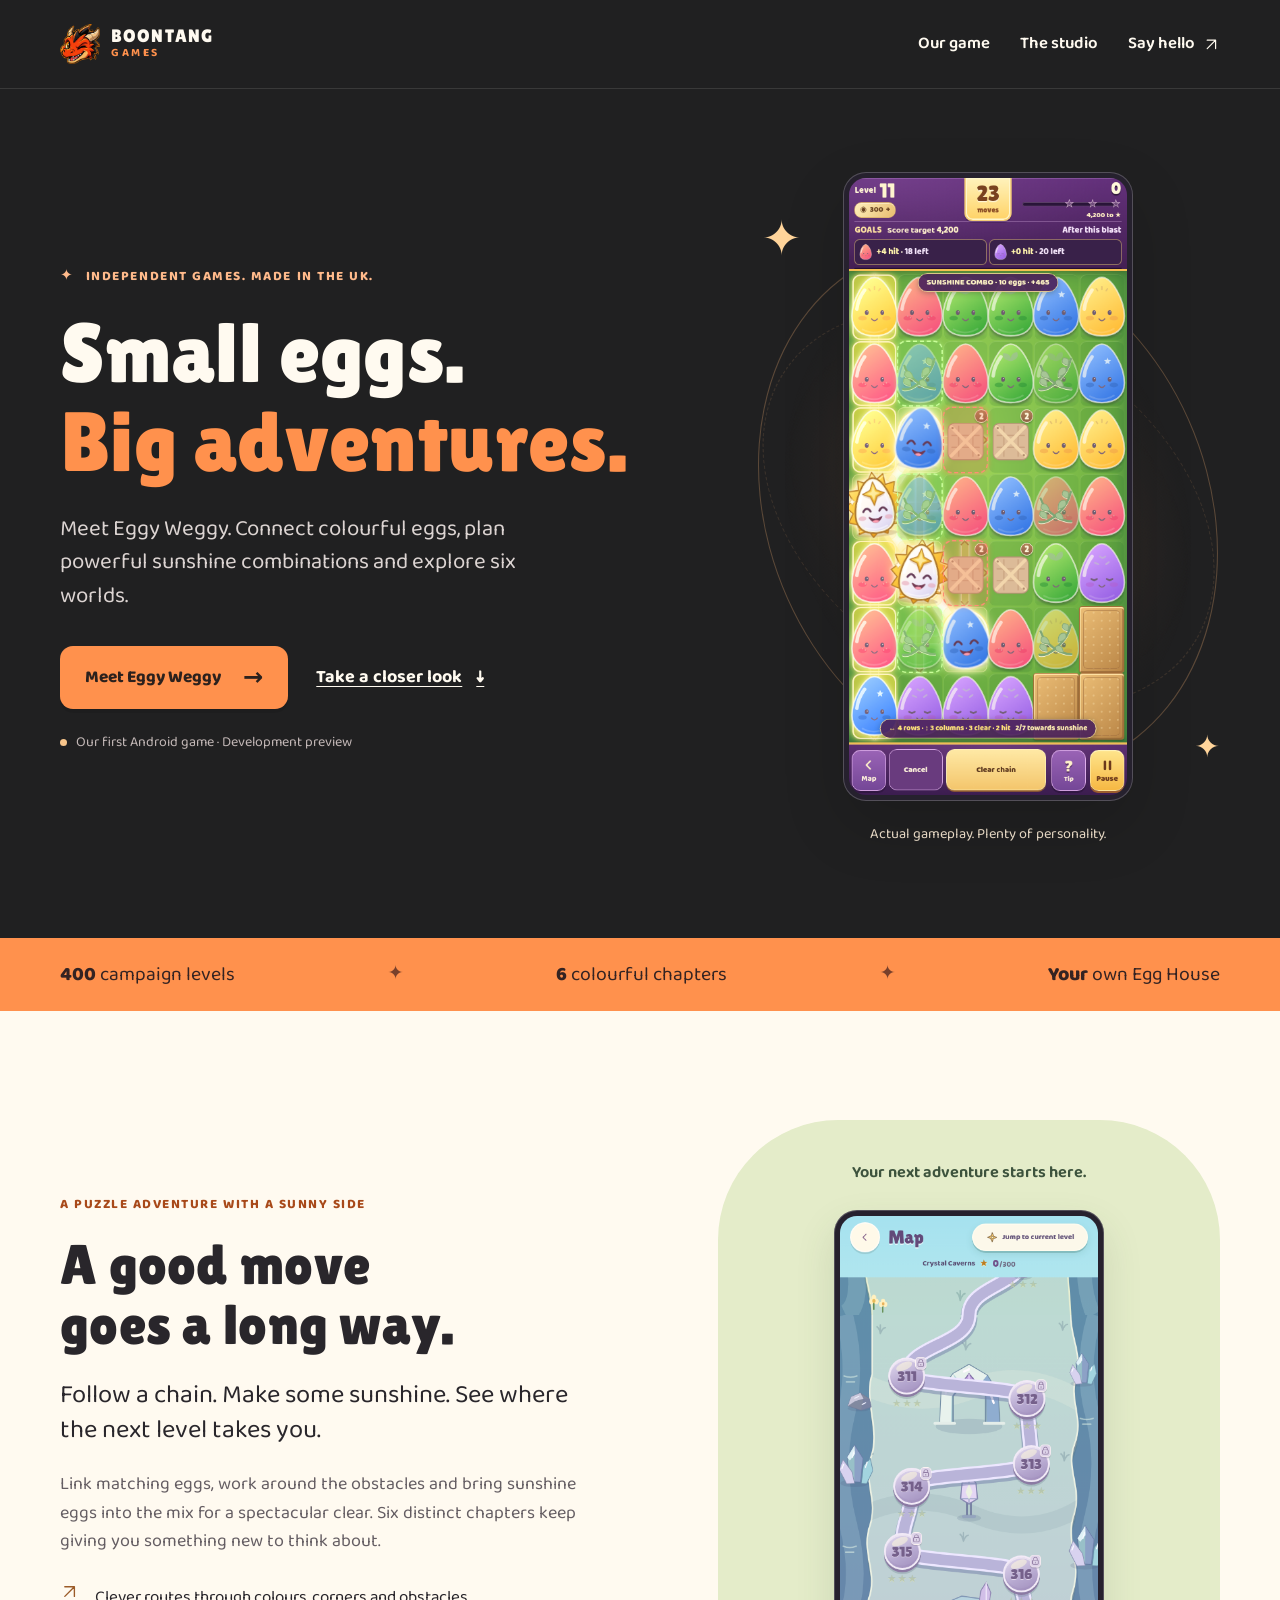
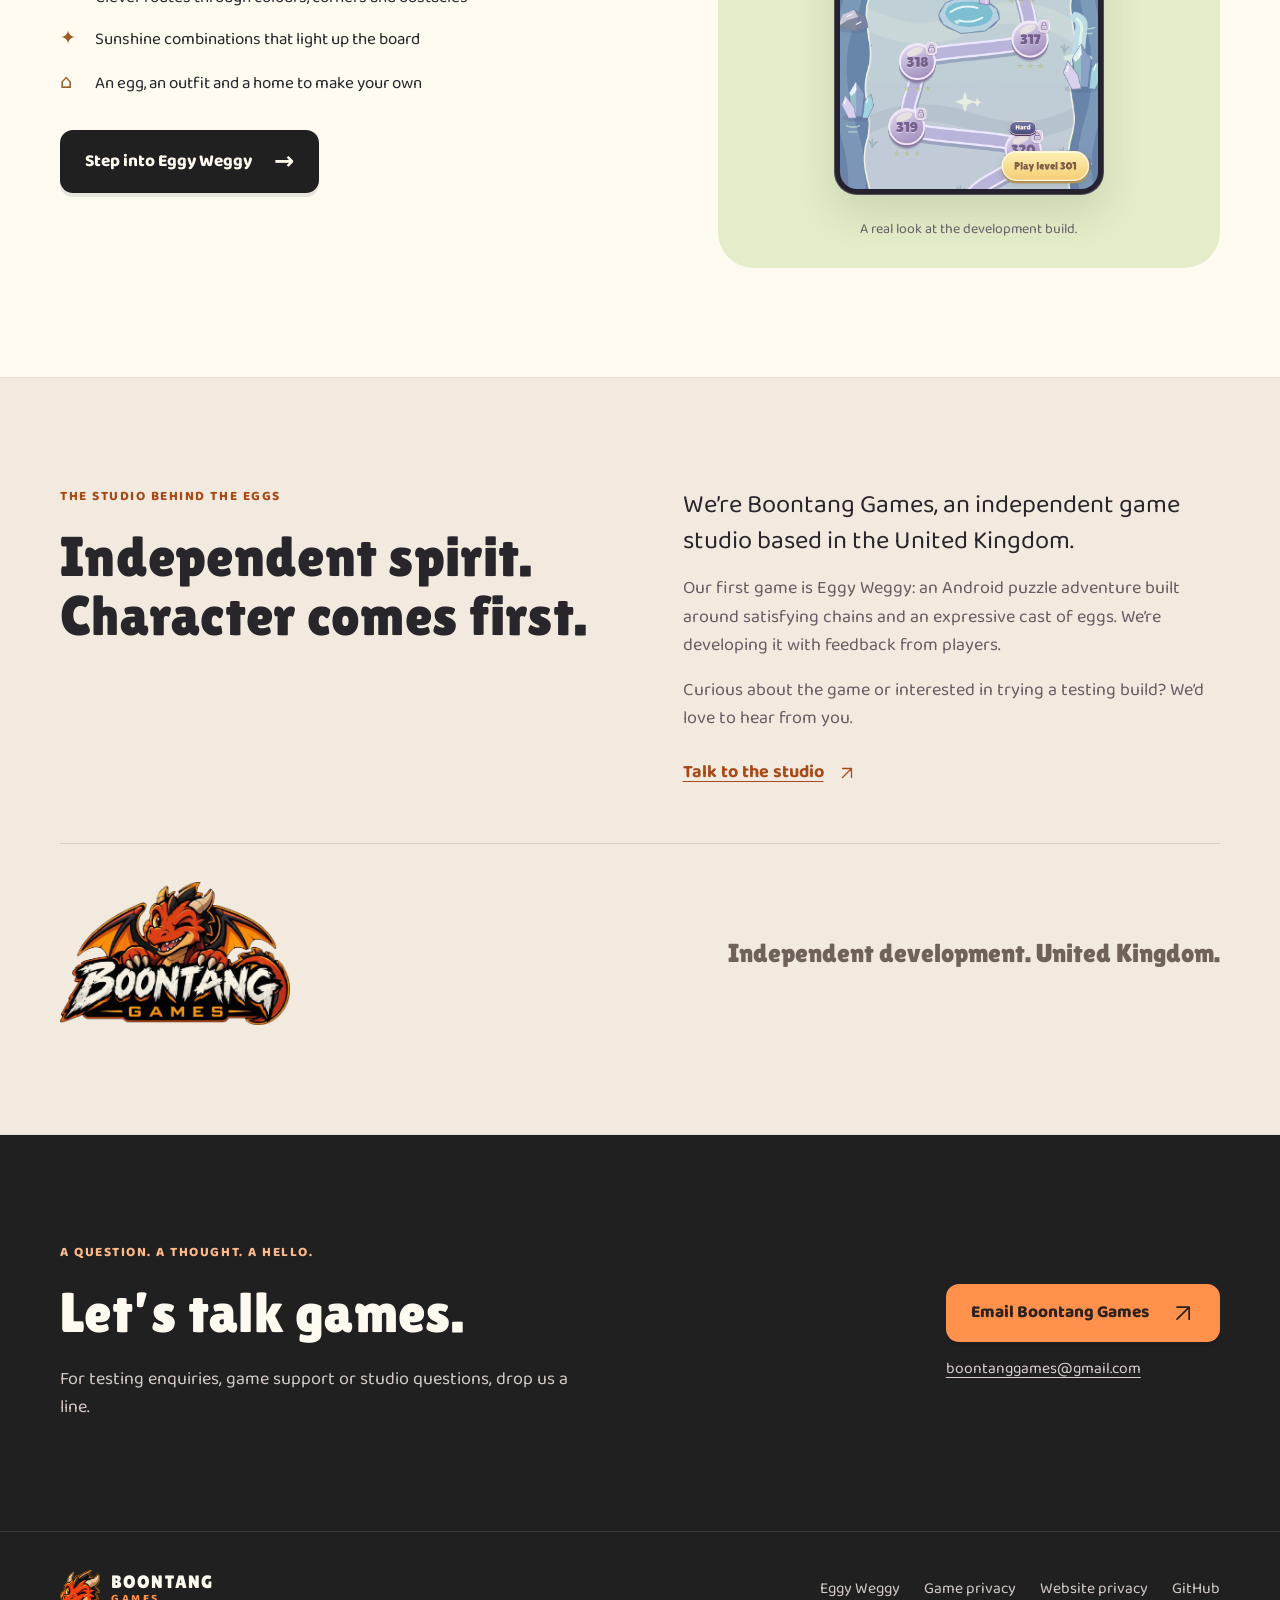
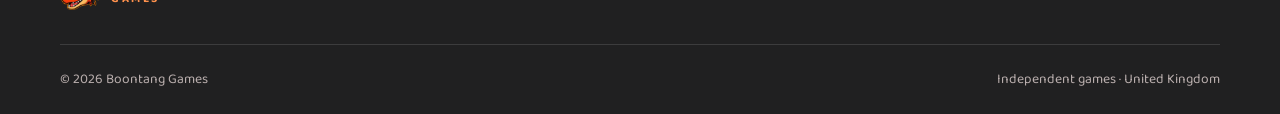
<file: index.html>
<!doctype html>
<html lang="en-GB">
<head>
<meta charset="utf-8">
<meta name="viewport" content="width=device-width, initial-scale=1">
<meta name="theme-color" content="#202021">
<meta name="description" content="Small eggs. Big adventures. Discover Eggy Weggy, a colourful Android puzzle adventure from independent UK studio Boontang Games.">
<meta property="og:title" content="Boontang Games — Games with character">
<meta property="og:description" content="Meet Eggy Weggy: clever chains, brilliant sunshine and six worlds to explore.">
<meta property="og:type" content="website">
<meta property="og:url" content="https://boontanggames.com/">
<meta property="og:image" content="https://boontanggames.com/assets/boontang-logo.webp">
<link rel="canonical" href="https://boontanggames.com/">
<link rel="icon" type="image/webp" href="assets/boontang-head.webp">
<link rel="preload" href="assets/lilita-one.ttf" as="font" type="font/ttf" crossorigin>
<link rel="stylesheet" href="styles.css?v=adventure-125">
<title>Boontang Games — Games with character</title>
</head>
<body class="studio-page">
<a class="skip-link" href="#main">Skip to content</a>
<header class="site-header">
 <div class="container header-content">
  <a href="/" class="brand" aria-label="Boontang Games home"><img class="brand-avatar" src="assets/boontang-head.webp" width="40" height="40" alt=""><span class="brand-name">BOONTANG <b>GAMES</b></span></a>
  <nav class="navigation" aria-label="Main navigation"><a href="#games">Our game</a><a href="#studio">The studio</a><a href="#contact">Say hello <span aria-hidden="true"><svg class="arrow-icon" width="20" height="20" viewBox="0 0 24 24" fill="none" aria-hidden="true" focusable="false"><path d="M6 18 18 6M6 6h12v12" stroke="currentColor" stroke-width="1.7" stroke-linecap="round" stroke-linejoin="round"/></svg></span></a></nav>
 </div>
</header>
<main id="main">
 <section class="studio-hero">
  <div class="container hero-layout">
   <div class="hero-copy">
    <p class="eyebrow eyebrow-light"><span class="little-star" aria-hidden="true">✦</span> Independent games. Made in the UK.</p>
    <h1>Small eggs.<br><span class="orange-text">Big adventures.</span></h1>
    <p class="hero-description">Meet Eggy Weggy. Connect colourful eggs, plan powerful sunshine combinations and explore six worlds.</p>
    <div class="button-row"><a href="eggy-weggy.html" class="button button-orange">Meet Eggy Weggy <span aria-hidden="true">→</span></a><a class="text-link light-link" href="#games">Take a closer look <span aria-hidden="true">↓</span></a></div>
    <p class="preview-note"><span aria-hidden="true"></span> Our first Android game · Development preview</p>
   </div>
   <figure class="hero-playground">
    <span class="orbit orbit-one" aria-hidden="true"></span><span class="orbit orbit-two" aria-hidden="true"></span>
    <span class="hero-spark spark-one" aria-hidden="true">✦</span><span class="hero-spark spark-two" aria-hidden="true">✦</span>
    <a class="portrait-frame hero-screen" href="eggy-weggy.html#screenshots" aria-label="See more actual Eggy Weggy screenshots"><img src="assets/eggy-sunshine-125.webp" width="412" height="915" alt="Eggy Weggy in play, with a chain of colourful eggs and a sunshine combination" fetchpriority="high"></a>
    <figcaption>Actual gameplay. Plenty of personality.</figcaption>
   </figure>
  </div>
 </section>
 <div class="game-ribbon" aria-label="Inside the current development build"><div class="container ribbon-content"><span><strong>400</strong> campaign levels</span><span class="ribbon-star" aria-hidden="true">✦</span><span><strong>6</strong> colourful chapters</span><span class="ribbon-star" aria-hidden="true">✦</span><span><strong>Your</strong> own Egg House</span></div></div>

 <section class="section game-showcase" id="games" aria-labelledby="game-heading">
  <div class="container showcase-layout">
   <div class="showcase-copy">
    <p class="eyebrow">A puzzle adventure with a sunny side</p>
    <h2 id="game-heading">A good move<br>goes a long way.</h2>
    <p class="large-copy">Follow a chain. Make some sunshine. See where the next level takes you.</p>
    <p>Link matching eggs, work around the obstacles and bring sunshine eggs into the mix for a spectacular clear. Six distinct chapters keep giving you something new to think about.</p>
    <ul class="plain-features"><li><span aria-hidden="true"><svg class="arrow-icon" width="20" height="20" viewBox="0 0 24 24" fill="none" aria-hidden="true" focusable="false"><path d="M6 18 18 6M6 6h12v12" stroke="currentColor" stroke-width="1.7" stroke-linecap="round" stroke-linejoin="round"/></svg></span> Clever routes through colours, corners and obstacles</li><li><span aria-hidden="true">✦</span> Sunshine combinations that light up the board</li><li><span aria-hidden="true">⌂</span> An egg, an outfit and a home to make your own</li></ul>
    <a href="eggy-weggy.html" class="button button-dark">Step into Eggy Weggy <span aria-hidden="true">→</span></a>
   </div>
   <figure class="showcase-scene">
    <div class="scene-label">Your next adventure starts here.</div>
    <a class="portrait-frame showcase-screen" href="eggy-weggy.html#worlds" aria-label="Explore the six chapters of Eggy Weggy"><img src="assets/eggy-map-125.webp" width="412" height="915" alt="The illustrated Eggy Weggy level map with a winding route through its world" loading="lazy"></a>
    <figcaption class="image-caption">A real look at the development build.</figcaption>
   </figure>
  </div>
 </section>

 <section class="section studio-section" id="studio" aria-labelledby="studio-heading">
  <div class="container studio-layout">
   <div class="studio-statement"><p class="eyebrow">The studio behind the eggs</p><h2 id="studio-heading">Independent spirit.<br>Character comes first.</h2></div>
   <div class="studio-story"><p class="large-copy">We’re Boontang Games, an independent game studio based in the United Kingdom.</p><p>Our first game is Eggy Weggy: an Android puzzle adventure built around satisfying chains and an expressive cast of eggs. We’re developing it with feedback from players.</p><p>Curious about the game or interested in trying a testing build? We’d love to hear from you.</p><a class="text-link" href="mailto:boontanggames@gmail.com">Talk to the studio <span aria-hidden="true"><svg class="arrow-icon" width="20" height="20" viewBox="0 0 24 24" fill="none" aria-hidden="true" focusable="false"><path d="M6 18 18 6M6 6h12v12" stroke="currentColor" stroke-width="1.7" stroke-linecap="round" stroke-linejoin="round"/></svg></span></a></div>
   <div class="studio-signature"><img class="official-logo" src="assets/boontang-logo.webp" width="1000" height="623" alt="Official Boontang Games orange dragon logo" loading="lazy"><p>Independent development. United Kingdom.</p></div>
  </div>
 </section>

 <section class="section contact-section" id="contact" aria-labelledby="contact-heading">
  <div class="container contact-layout">
   <div><p class="eyebrow eyebrow-light">A question. A thought. A hello.</p><h2 id="contact-heading">Let’s talk games.</h2><p>For testing enquiries, game support or studio questions, drop us a line.</p></div>
   <div class="contact-actions"><a class="button button-orange" href="mailto:boontanggames@gmail.com">Email Boontang Games <span aria-hidden="true"><svg class="arrow-icon" width="20" height="20" viewBox="0 0 24 24" fill="none" aria-hidden="true" focusable="false"><path d="M6 18 18 6M6 6h12v12" stroke="currentColor" stroke-width="1.7" stroke-linecap="round" stroke-linejoin="round"/></svg></span></a><a class="contact-address" href="mailto:boontanggames@gmail.com">boontanggames@gmail.com</a></div>
  </div>
 </section>
</main>
<footer class="site-footer">
 <div class="container footer-main"><a class="brand" href="/" aria-label="Boontang Games home"><img class="brand-avatar" src="assets/boontang-head.webp" width="40" height="40" alt=""><span class="brand-name">BOONTANG <b>GAMES</b></span></a><nav aria-label="Footer links"><a href="eggy-weggy.html">Eggy Weggy</a><a href="eggy-weggy-privacy.html">Game privacy</a><a href="privacy.html">Website privacy</a><a href="https://github.com/boontanggames" rel="noopener noreferrer">GitHub</a></nav></div>
 <div class="container footer-bottom"><span>© 2026 Boontang Games</span><span>Independent games · United Kingdom</span></div>
</footer>
</body>
</html>
</file>
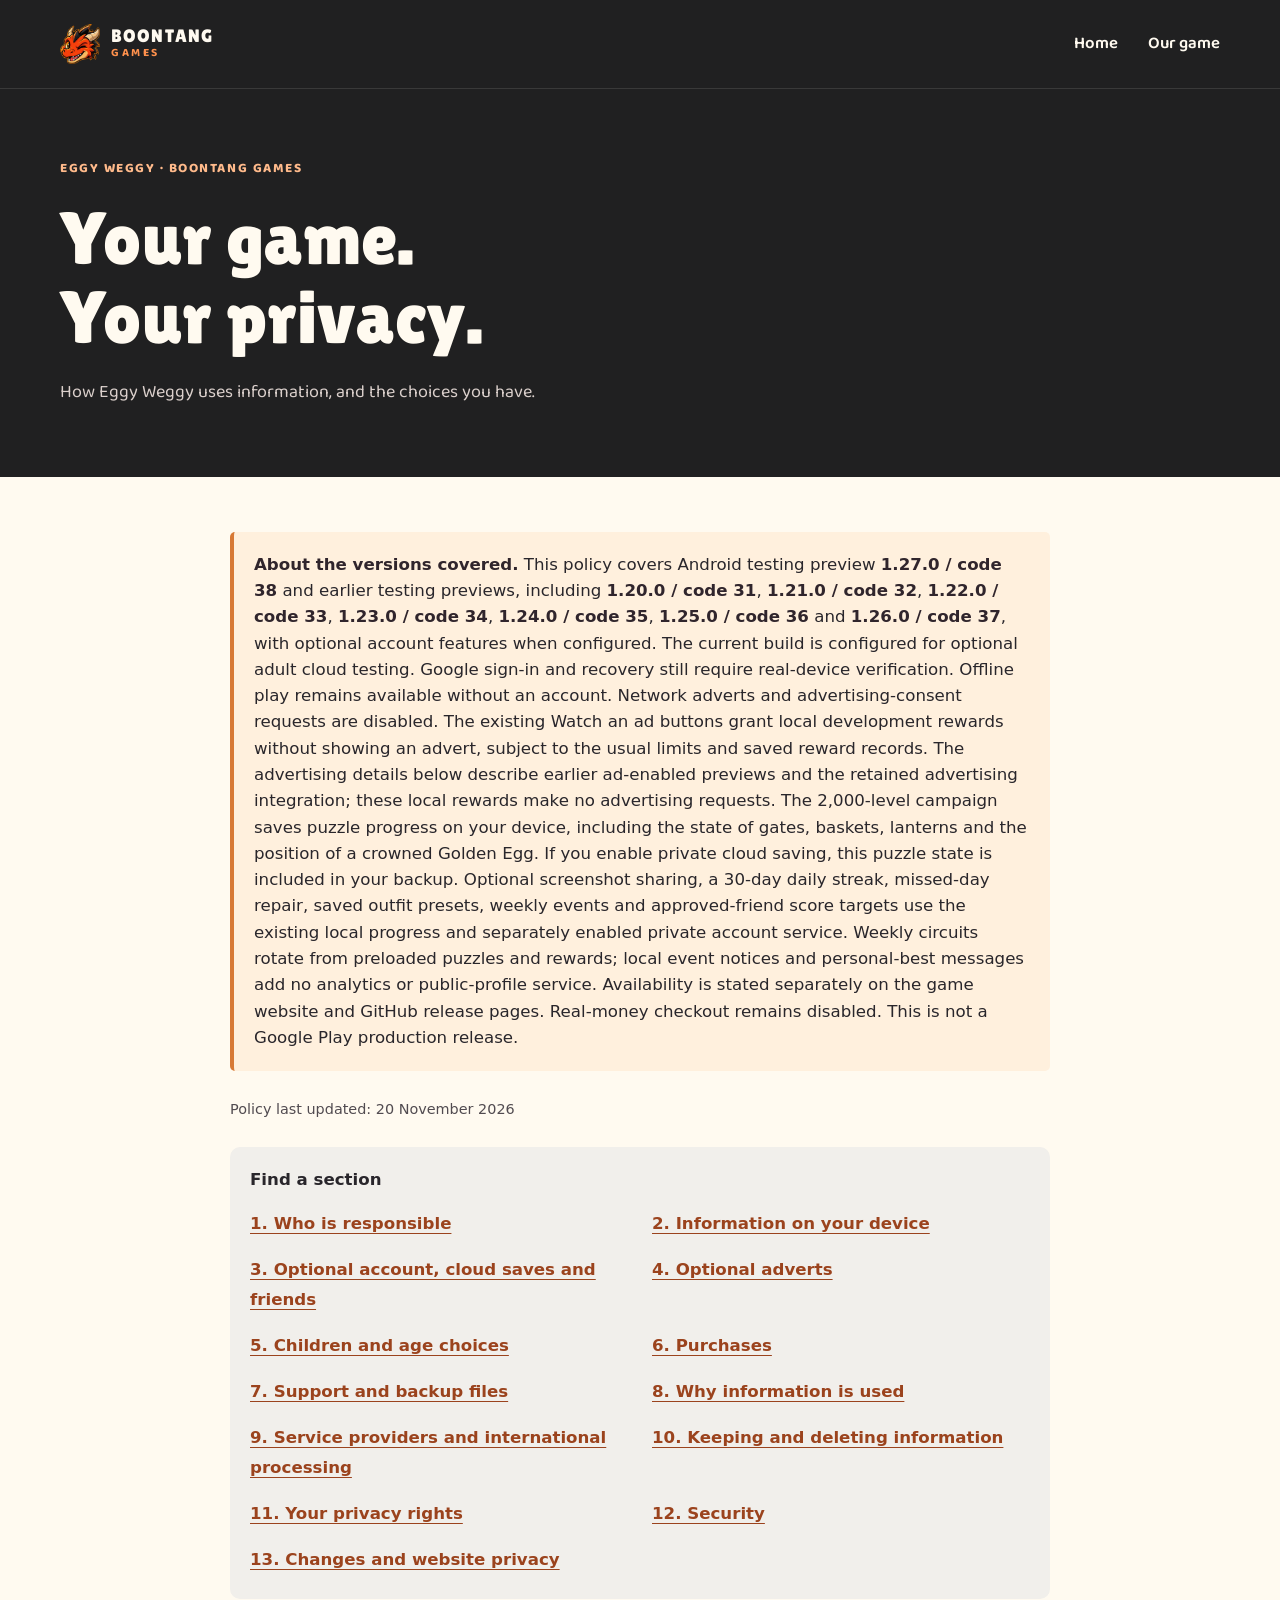
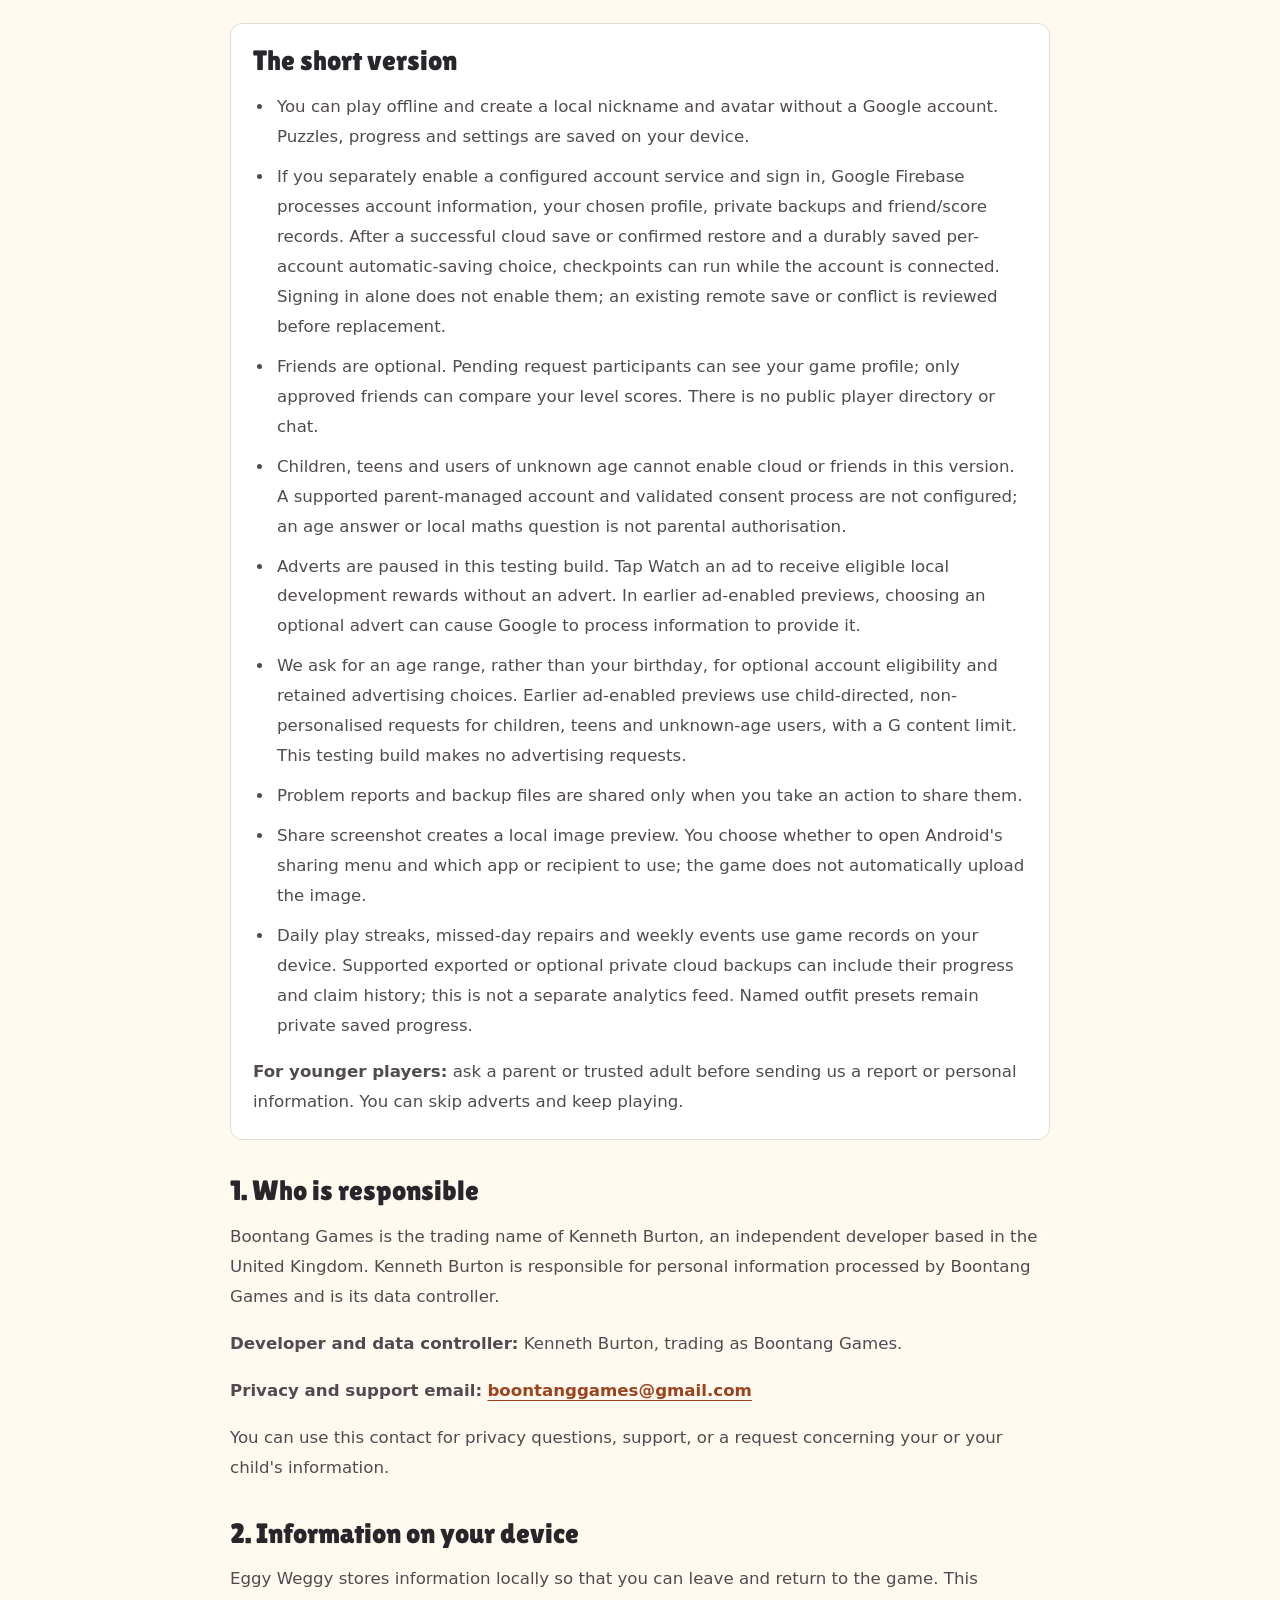
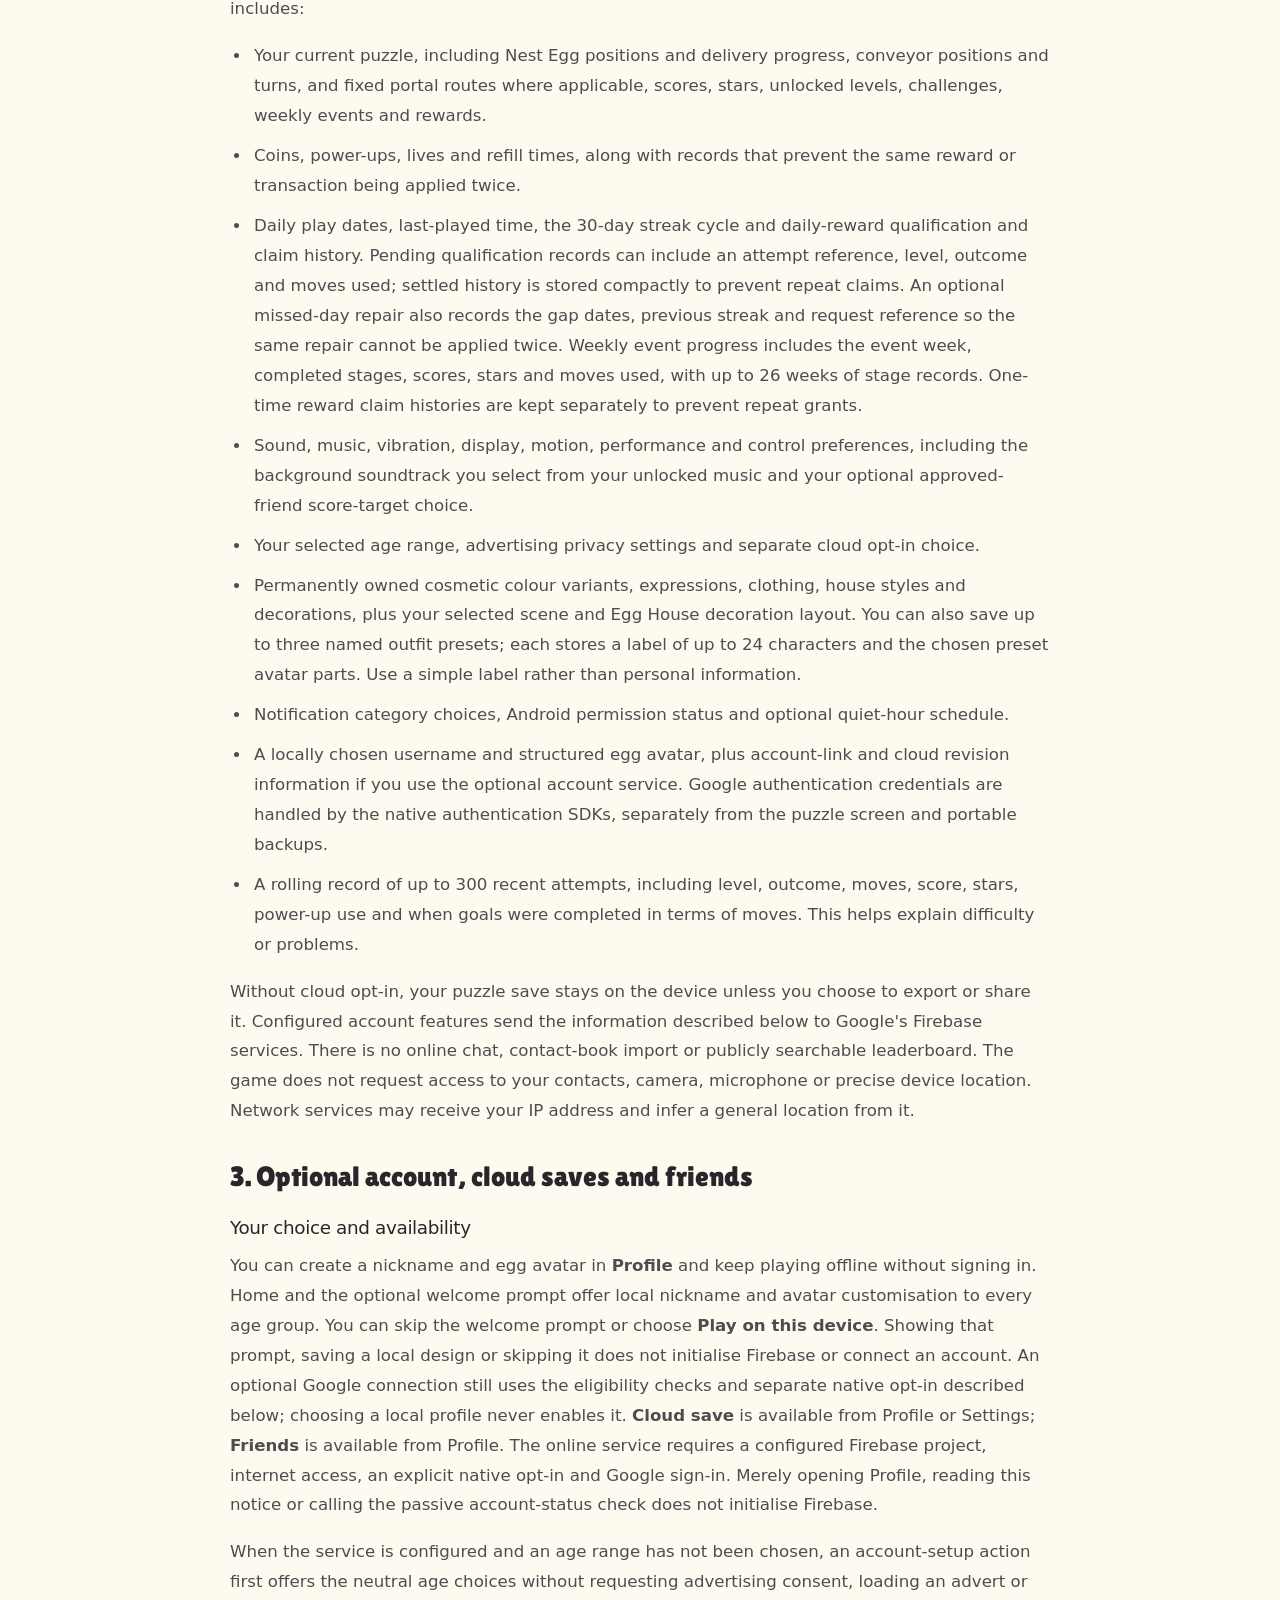
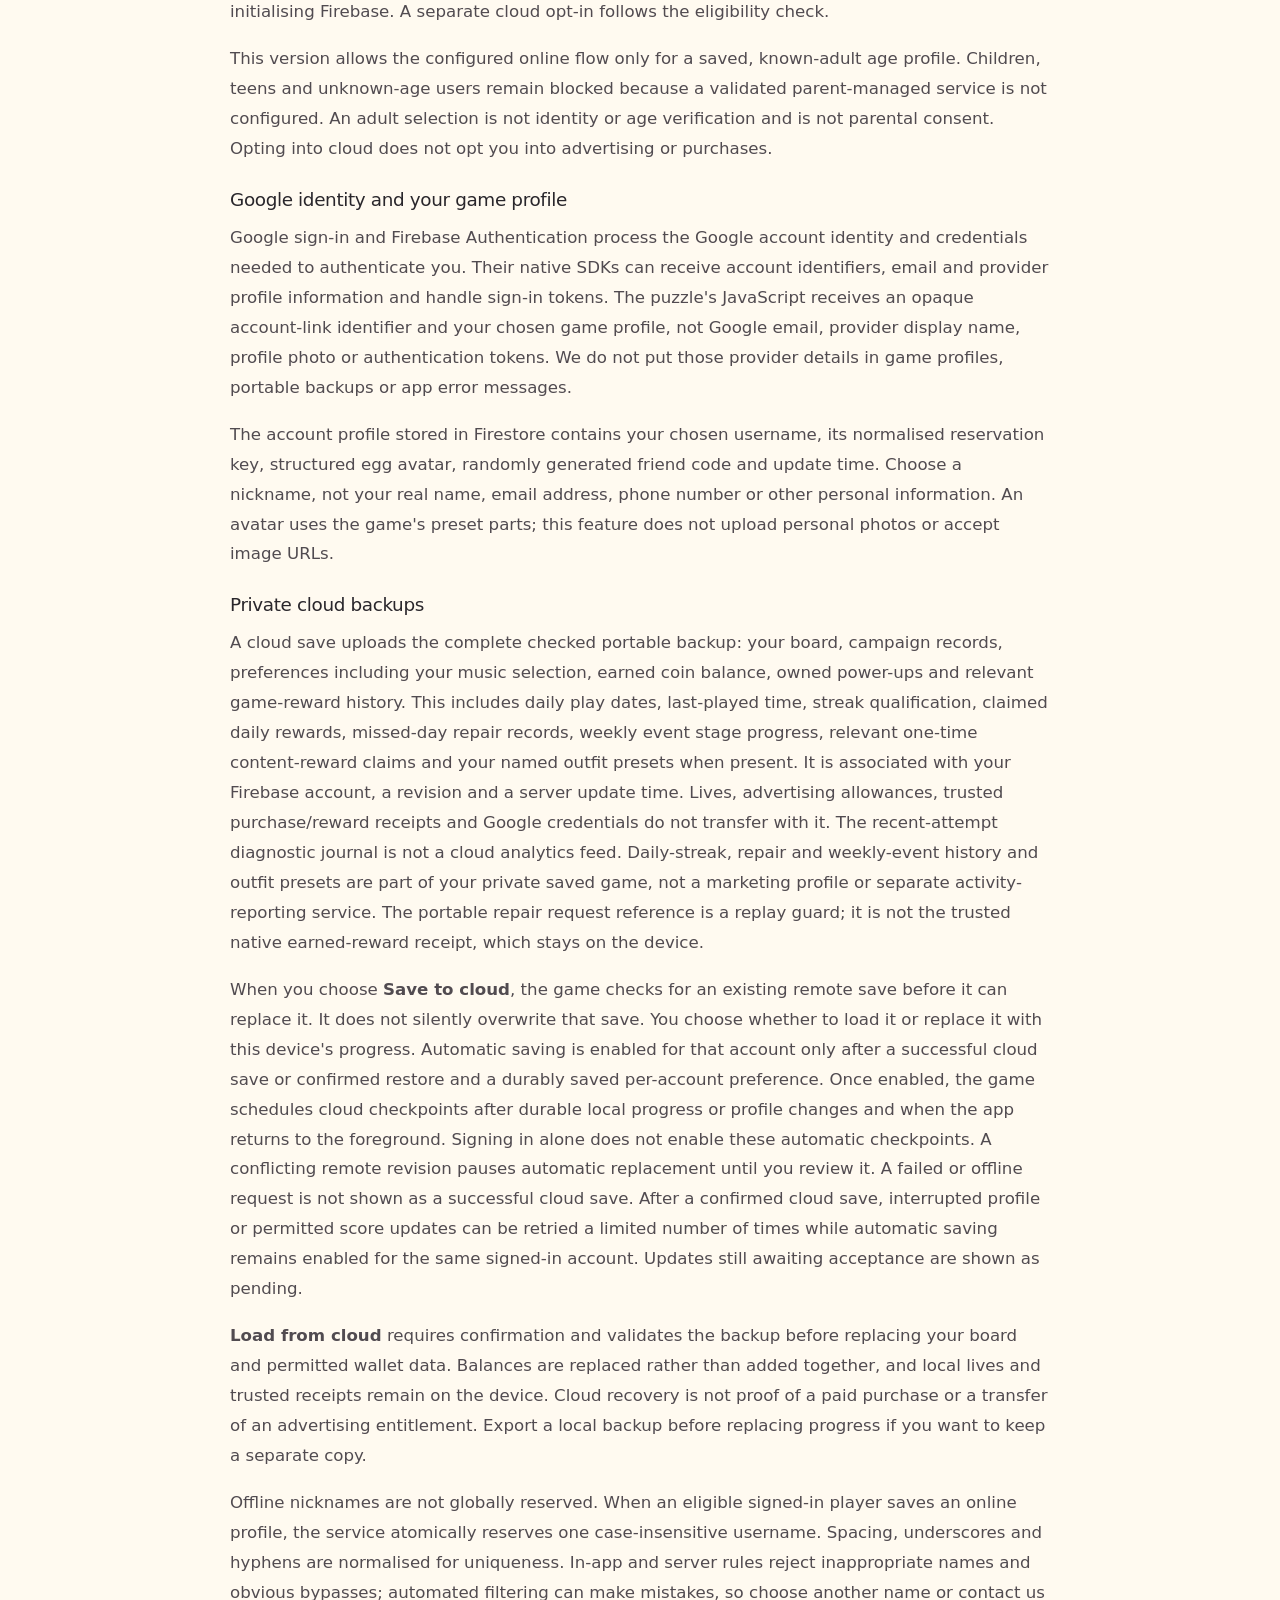
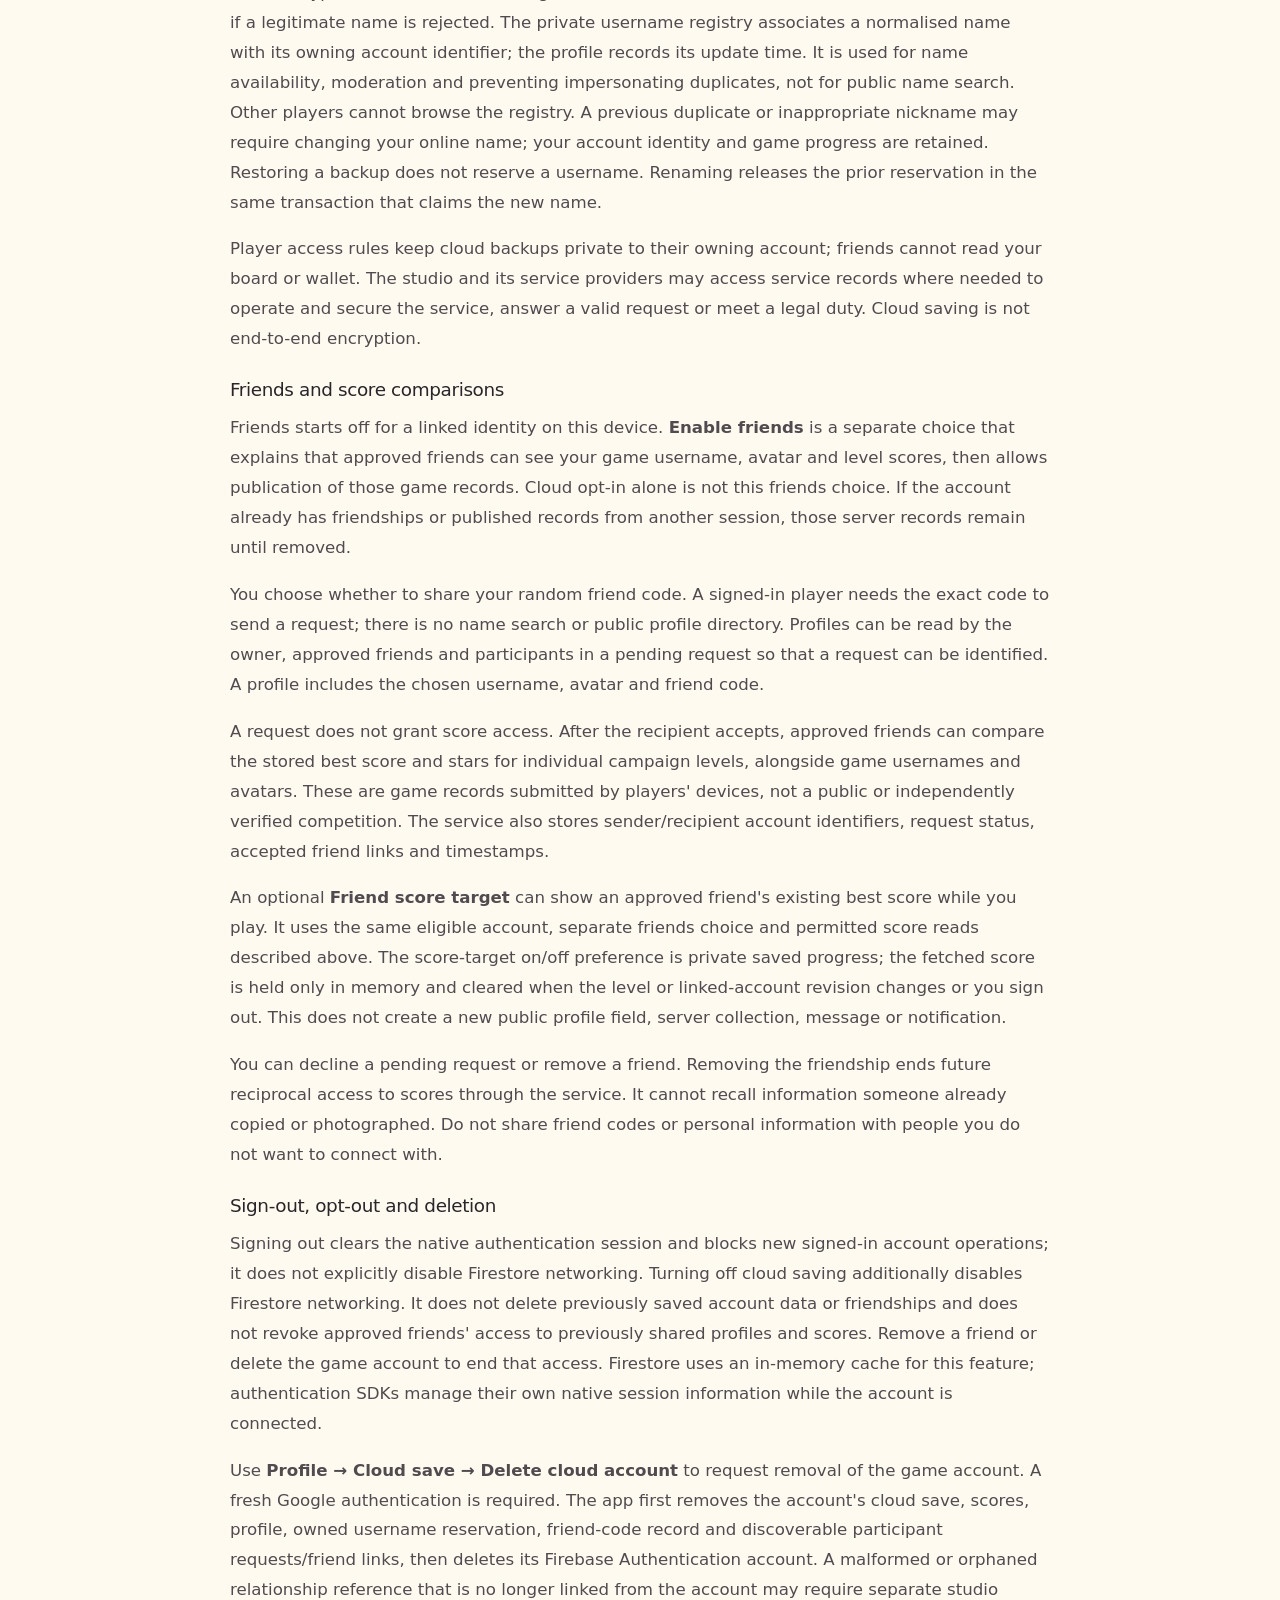
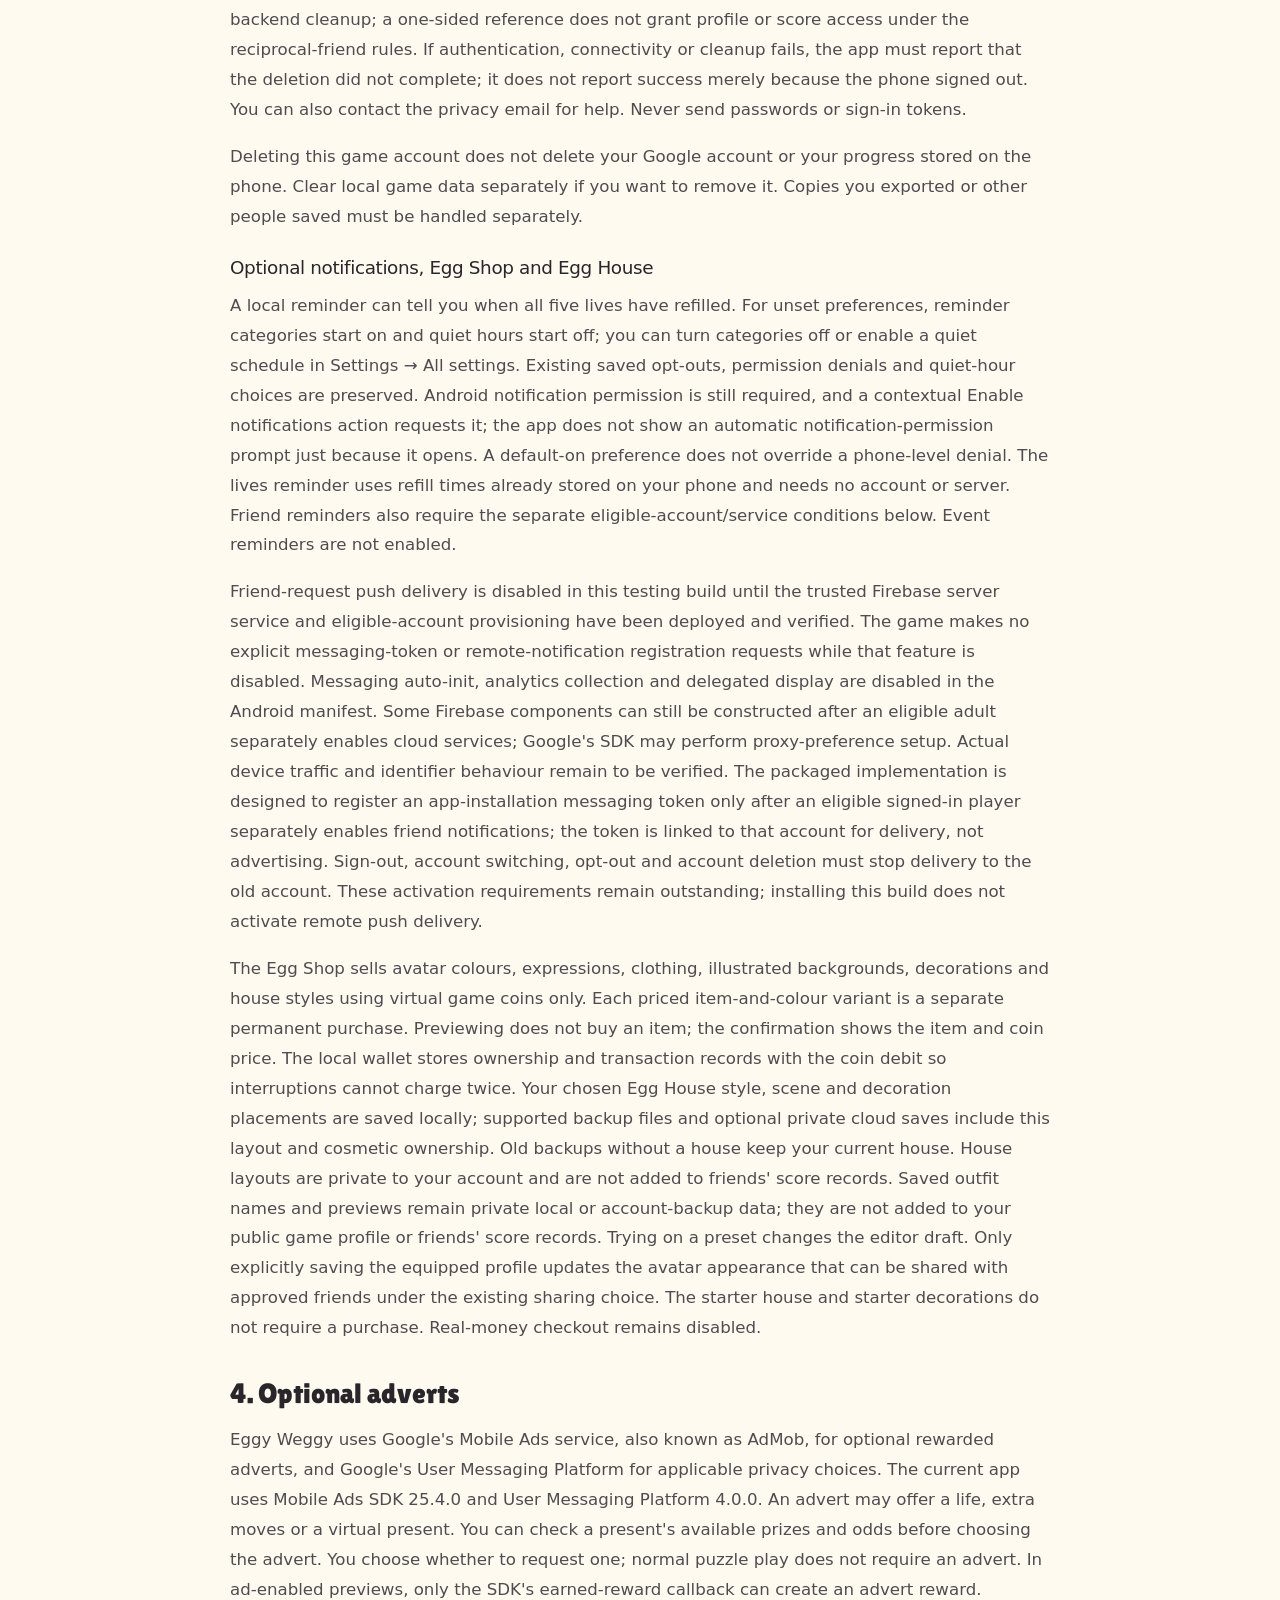
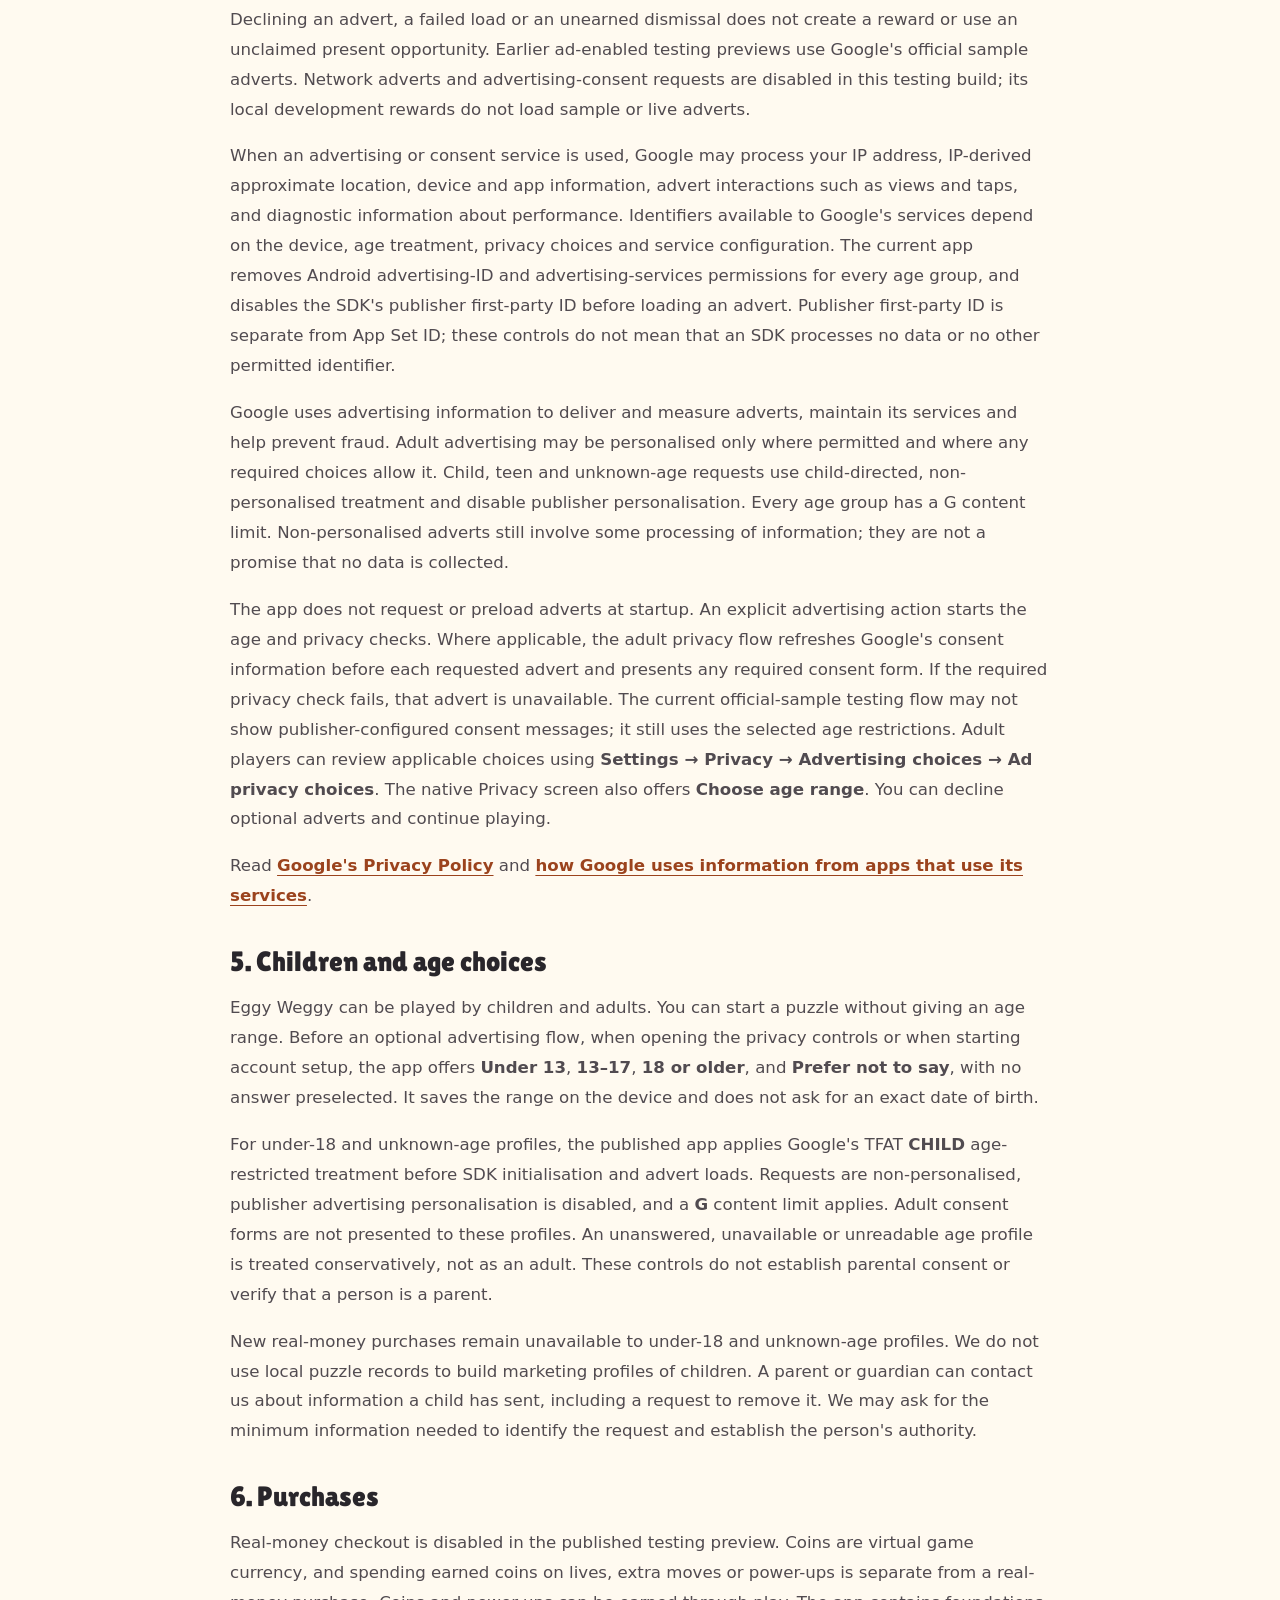
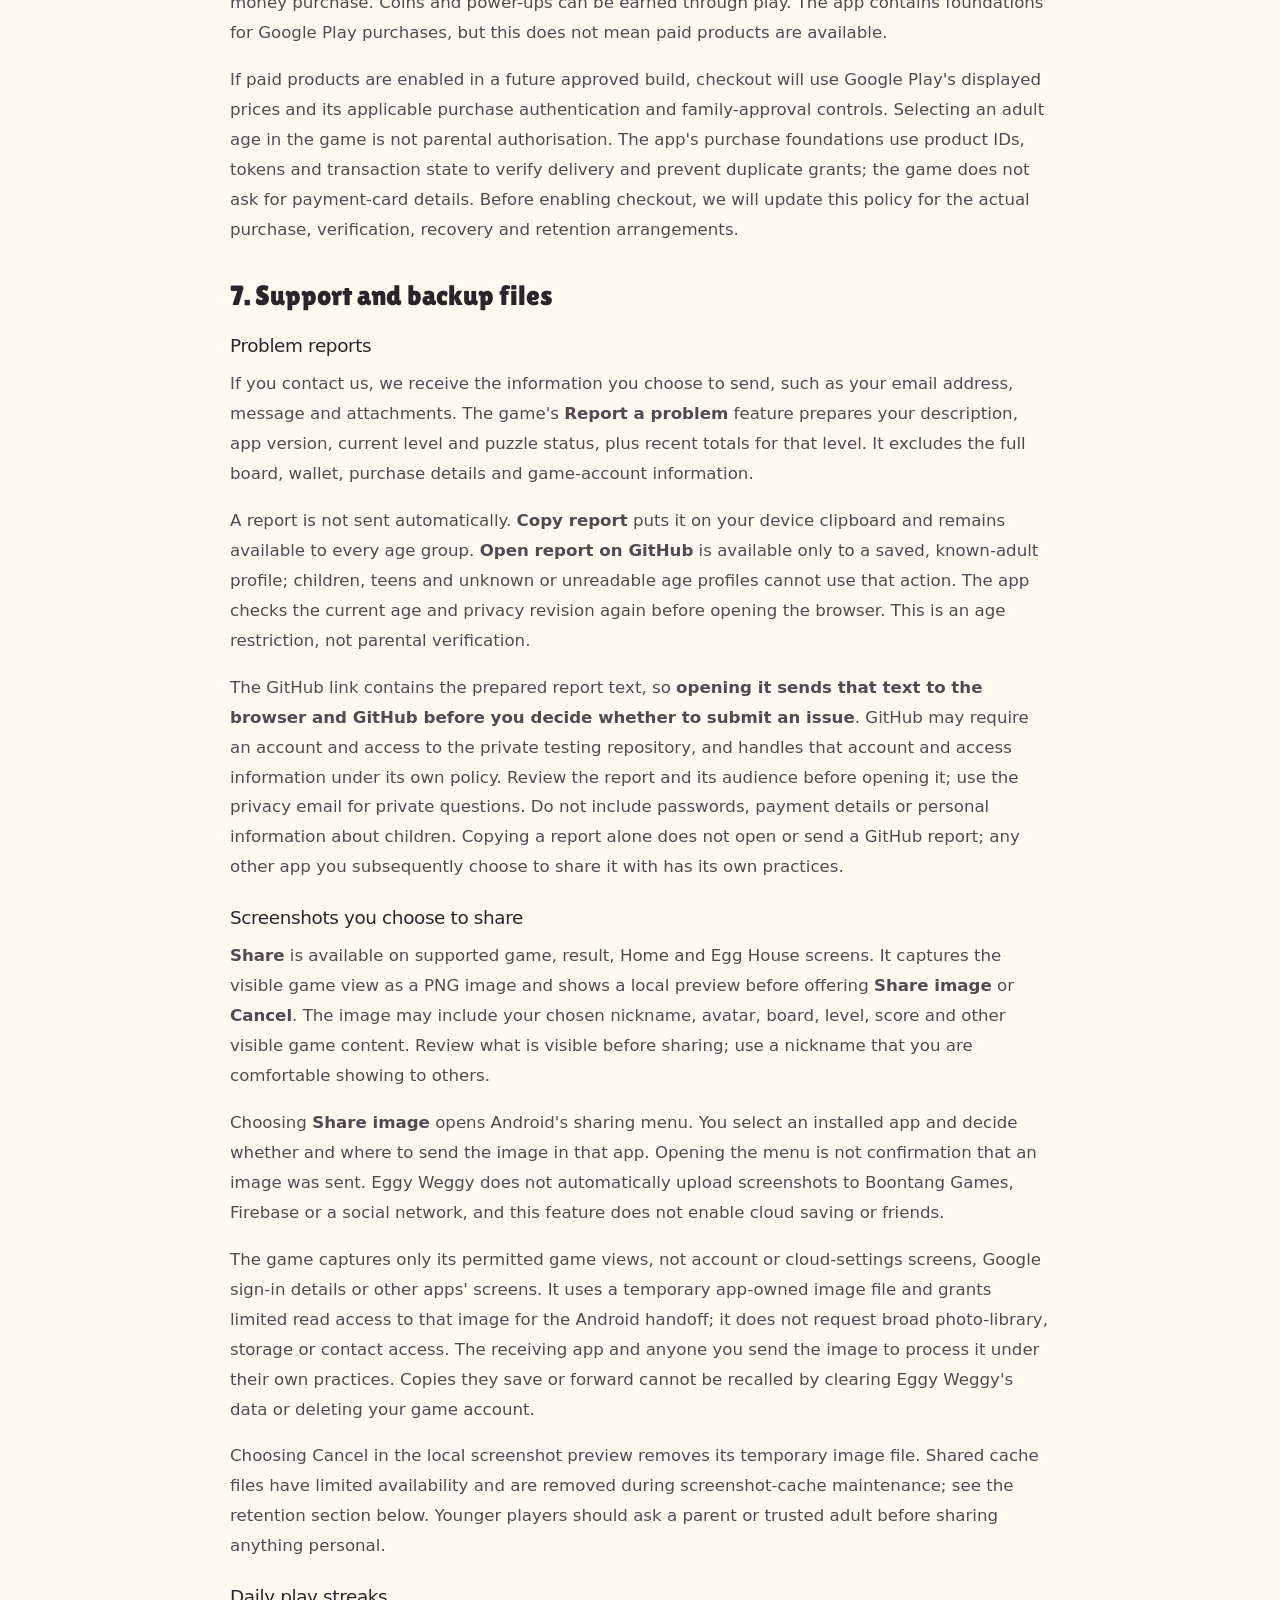
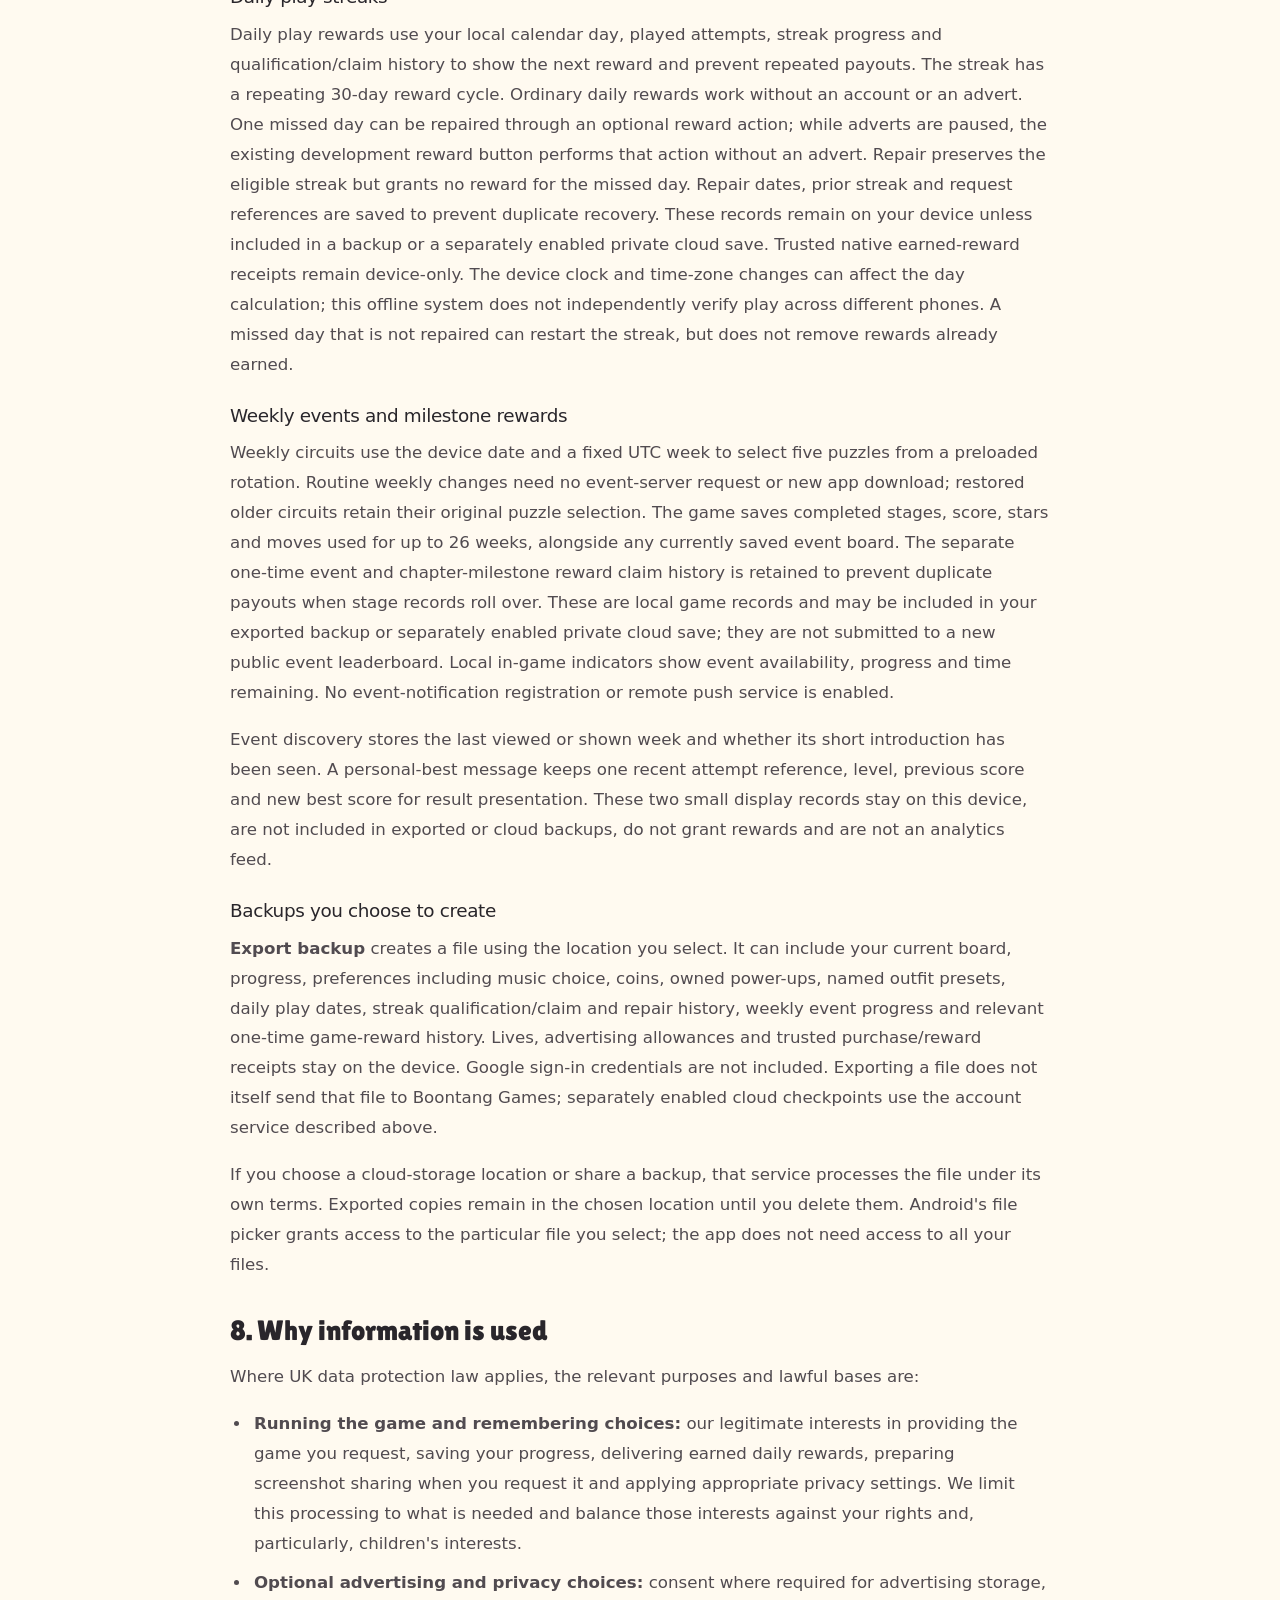
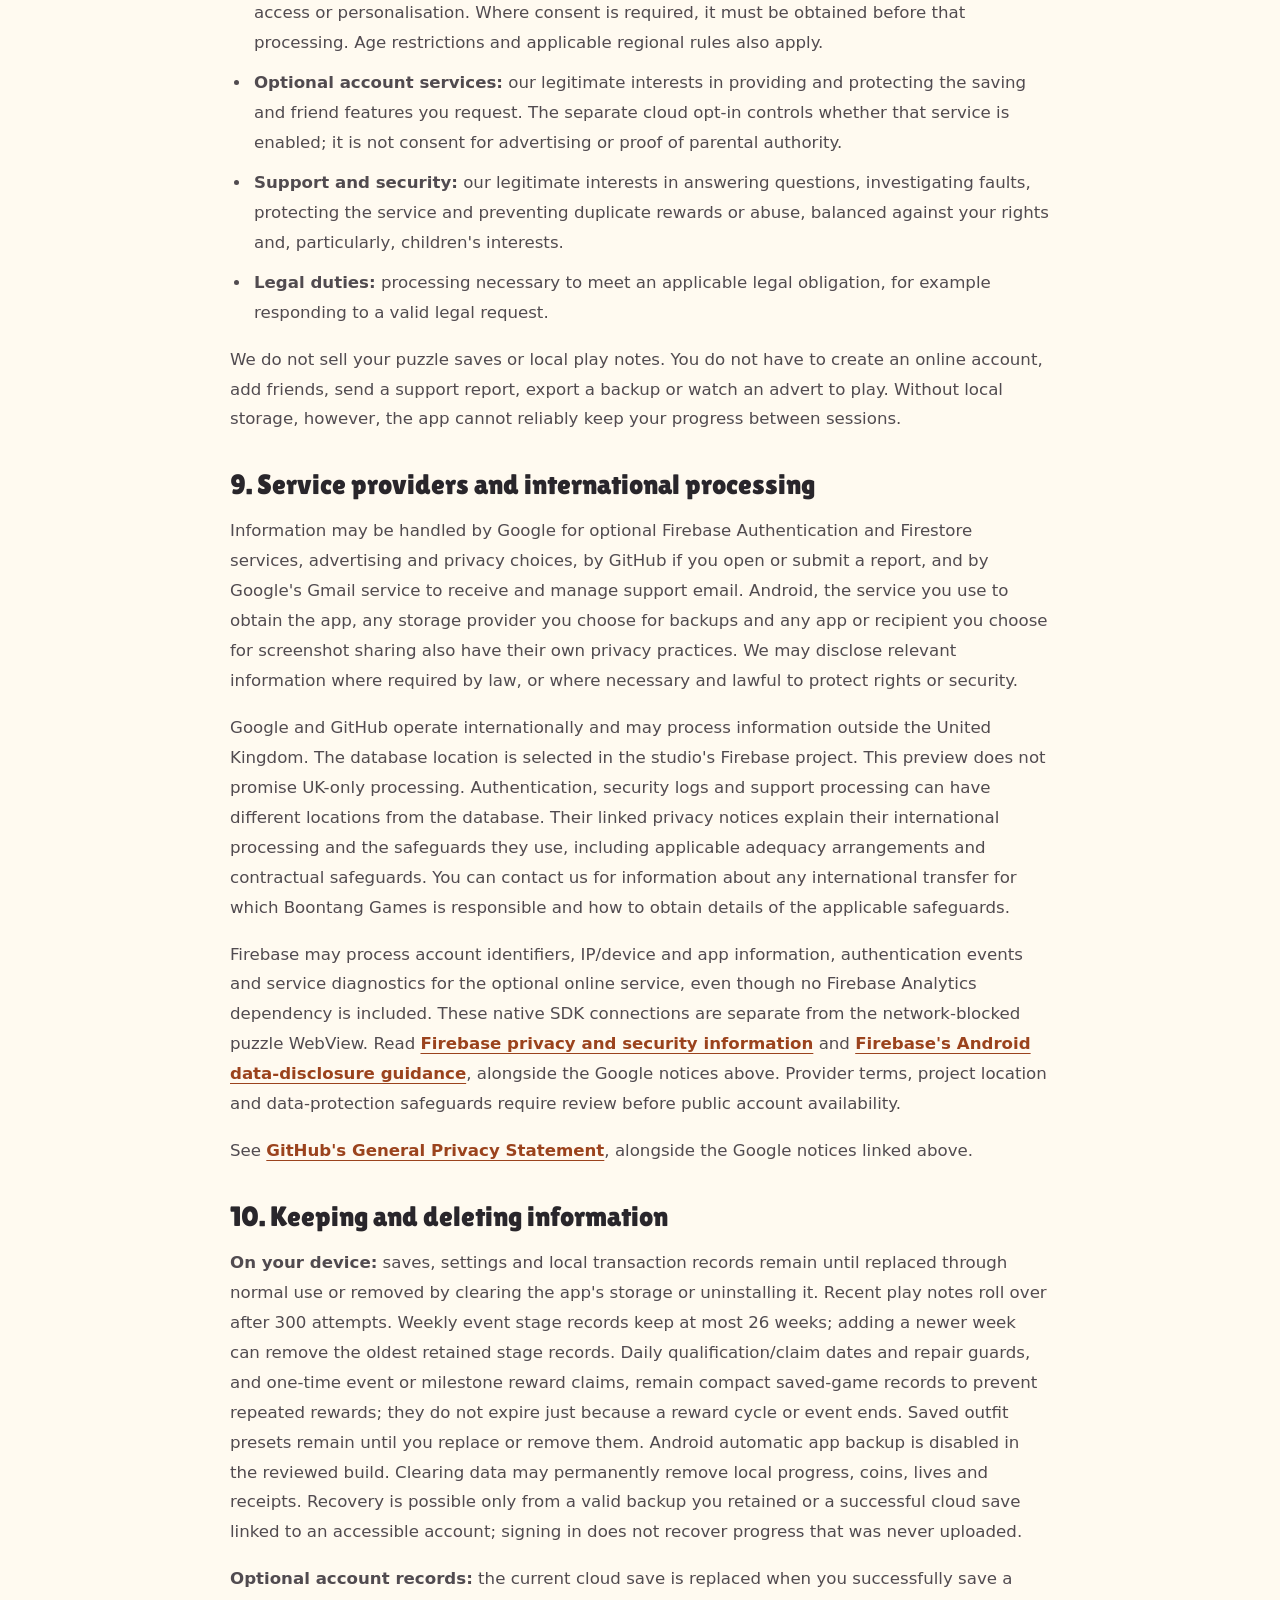
<file: eggy-weggy-privacy.html>
<!doctype html>
<html lang="en-GB">
<head>
<meta charset="utf-8">
<meta name="viewport" content="width=device-width, initial-scale=1">
<meta name="theme-color" content="#141416">
<meta name="description" content="Eggy Weggy privacy policy from Kenneth Burton, trading as Boontang Games. Offline play, optional cloud saves, friends, virtual coins, Egg House, monthly streaks, private saved looks, weekly events, screenshot sharing, paused advertising and deletion.">
<link rel="icon" type="image/webp" href="assets/boontang-head.webp">
<link rel="canonical" href="https://boontanggames.com/eggy-weggy-privacy.html">
<link rel="stylesheet" href="styles.css?v=adventure-125">
<style>
html,body{max-width:100%}*,*::before,*::after{box-sizing:border-box}
.policy-body{overflow-wrap:anywhere}.policy-body h2{scroll-margin-top:24px}
.policy-body h3{font-size:1.15rem;letter-spacing:-.02em;margin:24px 0 10px}
.policy-body ul{padding-left:1.3rem}.policy-body li{padding-left:.2rem;margin-bottom:10px}
.policy-body .policy-meta{font-size:.9rem}.policy-summary{background:#fff;border:1px solid var(--line);border-radius:12px;padding:22px;margin:24px 0}
.policy-summary h2{margin-top:0}.policy-summary p:last-child,.policy-summary li:last-child{margin-bottom:0}
.policy-contents{background:#f1efeb;border-radius:10px;padding:20px;margin:24px 0}
.policy-contents ul{display:grid;grid-template-columns:repeat(2,minmax(0,1fr));gap:8px 24px;list-style:none;padding:0;margin:12px 0 0}
.policy-contents li{padding:0;margin:0}.policy-contents a{display:inline-block;padding-block:4px}
.owner-detail{display:block;padding:14px 16px;margin:12px 0;background:#fff3e9;border:1px solid #ead8c8;border-radius:8px}
.policy-body .policy-label{font-size:.85rem;letter-spacing:.04em;font-weight:800;color:var(--orange-dark)}
@media(max-width:680px){.policy-hero{padding-block:45px}.policy-hero h1{font-size:clamp(2.1rem,10vw,3rem)}.policy-main{padding-block:35px 60px}.policy-body h2{font-size:1.45rem}.policy-contents ul{grid-template-columns:minmax(0,1fr)}.policy-summary{padding:18px}}
@media print{.site-header,.site-footer,.skip-link,.policy-contents{display:none}.policy-hero{background:white;color:black;padding-block:20px}.policy-hero p:last-child{color:#333}.policy-main{padding-block:0}.container{width:100%}.policy-body{max-width:none}.policy-body h2{break-after:avoid}}
</style>
<title>Eggy Weggy privacy policy | Boontang Games</title>
</head>
<body>
<a class="skip-link" href="#main">Skip to content</a>
<header class="site-header">
 <div class="container header-content">
  <a class="brand" href="/" aria-label="Boontang Games home"><img class="brand-avatar" src="assets/boontang-head.webp" width="40" height="40" alt=""><span class="brand-name">BOONTANG <b>GAMES</b></span></a>
  <nav class="navigation" aria-label="Main navigation"><a href="/">Home</a><a href="eggy-weggy.html">Our game</a></nav>
 </div>
</header>
<main id="main">
 <section class="policy-hero">
  <div class="container"><p class="eyebrow eyebrow-light">EGGY WEGGY · BOONTANG GAMES</p><h1>Your game.<br>Your privacy.</h1><p>How Eggy Weggy uses information, and the choices you have.</p></div>
 </section>
 <section class="policy-main">
  <div class="container policy-body">
   <div class="policy-notice" role="note"><strong>About the versions covered.</strong> This policy covers Android testing preview <strong>1.27.0 / code 38</strong> and earlier testing previews, including <strong>1.20.0 / code 31</strong>, <strong>1.21.0 / code 32</strong>, <strong>1.22.0 / code 33</strong>, <strong>1.23.0 / code 34</strong>, <strong>1.24.0 / code 35</strong>, <strong>1.25.0 / code 36</strong> and <strong>1.26.0 / code 37</strong>, with optional account features when configured. The current build is configured for optional adult cloud testing. Google sign-in and recovery still require real-device verification. Offline play remains available without an account. Network adverts and advertising-consent requests are disabled. The existing Watch an ad buttons grant local development rewards without showing an advert, subject to the usual limits and saved reward records. The advertising details below describe earlier ad-enabled previews and the retained advertising integration; these local rewards make no advertising requests. The 2,000-level campaign saves puzzle progress on your device, including the state of gates, baskets, lanterns and the position of a crowned Golden Egg. If you enable private cloud saving, this puzzle state is included in your backup. Optional screenshot sharing, a 30-day daily streak, missed-day repair, saved outfit presets, weekly events and approved-friend score targets use the existing local progress and separately enabled private account service. Weekly circuits rotate from preloaded puzzles and rewards; local event notices and personal-best messages add no analytics or public-profile service. Availability is stated separately on the game website and GitHub release pages. Real-money checkout remains disabled. This is not a Google Play production release.</div>
   <p class="policy-meta">Policy last updated: <time datetime="2026-11-20">20 November 2026</time></p>
   <nav class="policy-contents" aria-label="Policy sections"><strong>Find a section</strong><ul><li><a href="#operator">1. Who is responsible</a></li><li><a href="#local-data">2. Information on your device</a></li><li><a href="#cloud">3. Optional account, cloud saves and friends</a></li><li><a href="#advertising">4. Optional adverts</a></li><li><a href="#children">5. Children and age choices</a></li><li><a href="#purchases">6. Purchases</a></li><li><a href="#support">7. Support and backup files</a></li><li><a href="#purposes">8. Why information is used</a></li><li><a href="#providers">9. Service providers and international processing</a></li><li><a href="#retention">10. Keeping and deleting information</a></li><li><a href="#rights">11. Your privacy rights</a></li><li><a href="#security">12. Security</a></li><li><a href="#changes">13. Changes and website privacy</a></li></ul></nav>
   <section class="policy-summary"><h2>The short version</h2>
   <ul><li>You can play offline and create a local nickname and avatar without a Google account. Puzzles, progress and settings are saved on your device.</li><li>If you separately enable a configured account service and sign in, Google Firebase processes account information, your chosen profile, private backups and friend/score records. After a successful cloud save or confirmed restore and a durably saved per-account automatic-saving choice, checkpoints can run while the account is connected. Signing in alone does not enable them; an existing remote save or conflict is reviewed before replacement.</li><li>Friends are optional. Pending request participants can see your game profile; only approved friends can compare your level scores. There is no public player directory or chat.</li><li>Children, teens and users of unknown age cannot enable cloud or friends in this version. A supported parent-managed account and validated consent process are not configured; an age answer or local maths question is not parental authorisation.</li><li>Adverts are paused in this testing build. Tap Watch an ad to receive eligible local development rewards without an advert. In earlier ad-enabled previews, choosing an optional advert can cause Google to process information to provide it.</li><li>We ask for an age range, rather than your birthday, for optional account eligibility and retained advertising choices. Earlier ad-enabled previews use child-directed, non-personalised requests for children, teens and unknown-age users, with a G content limit. This testing build makes no advertising requests.</li><li>Problem reports and backup files are shared only when you take an action to share them.</li><li>Share screenshot creates a local image preview. You choose whether to open Android&#x27;s sharing menu and which app or recipient to use; the game does not automatically upload the image.</li><li>Daily play streaks, missed-day repairs and weekly events use game records on your device. Supported exported or optional private cloud backups can include their progress and claim history; this is not a separate analytics feed. Named outfit presets remain private saved progress.</li></ul>
   <p><strong>For younger players:</strong> ask a parent or trusted adult before sending us a report or personal information. You can skip adverts and keep playing.</p>
   </section>
   <h2 id="operator">1. Who is responsible</h2>
   <p>Boontang Games is the trading name of Kenneth Burton, an independent developer based in the United Kingdom. Kenneth Burton is responsible for personal information processed by Boontang Games and is its data controller.</p>
   <p><strong>Developer and data controller:</strong> Kenneth Burton, trading as Boontang Games.</p>
   <p><strong>Privacy and support email:</strong> <a href="mailto:boontanggames@gmail.com" rel="noopener noreferrer">boontanggames@gmail.com</a></p>
   <p>You can use this contact for privacy questions, support, or a request concerning your or your child&#x27;s information.</p>
   <h2 id="local-data">2. Information on your device</h2>
   <p>Eggy Weggy stores information locally so that you can leave and return to the game. This includes:</p>
   <ul><li>Your current puzzle, including Nest Egg positions and delivery progress, conveyor positions and turns, and fixed portal routes where applicable, scores, stars, unlocked levels, challenges, weekly events and rewards.</li><li>Coins, power-ups, lives and refill times, along with records that prevent the same reward or transaction being applied twice.</li><li>Daily play dates, last-played time, the 30-day streak cycle and daily-reward qualification and claim history. Pending qualification records can include an attempt reference, level, outcome and moves used; settled history is stored compactly to prevent repeat claims. An optional missed-day repair also records the gap dates, previous streak and request reference so the same repair cannot be applied twice. Weekly event progress includes the event week, completed stages, scores, stars and moves used, with up to 26 weeks of stage records. One-time reward claim histories are kept separately to prevent repeat grants.</li><li>Sound, music, vibration, display, motion, performance and control preferences, including the background soundtrack you select from your unlocked music and your optional approved-friend score-target choice.</li><li>Your selected age range, advertising privacy settings and separate cloud opt-in choice.</li><li>Permanently owned cosmetic colour variants, expressions, clothing, house styles and decorations, plus your selected scene and Egg House decoration layout. You can also save up to three named outfit presets; each stores a label of up to 24 characters and the chosen preset avatar parts. Use a simple label rather than personal information.</li><li>Notification category choices, Android permission status and optional quiet-hour schedule.</li><li>A locally chosen username and structured egg avatar, plus account-link and cloud revision information if you use the optional account service. Google authentication credentials are handled by the native authentication SDKs, separately from the puzzle screen and portable backups.</li><li>A rolling record of up to 300 recent attempts, including level, outcome, moves, score, stars, power-up use and when goals were completed in terms of moves. This helps explain difficulty or problems.</li></ul>
   <p>Without cloud opt-in, your puzzle save stays on the device unless you choose to export or share it. Configured account features send the information described below to Google&#x27;s Firebase services. There is no online chat, contact-book import or publicly searchable leaderboard. The game does not request access to your contacts, camera, microphone or precise device location. Network services may receive your IP address and infer a general location from it.</p>
   <h2 id="cloud">3. Optional account, cloud saves and friends</h2>
   <h3>Your choice and availability</h3>
   <p>You can create a nickname and egg avatar in <strong>Profile</strong> and keep playing offline without signing in. Home and the optional welcome prompt offer local nickname and avatar customisation to every age group. You can skip the welcome prompt or choose <strong>Play on this device</strong>. Showing that prompt, saving a local design or skipping it does not initialise Firebase or connect an account. An optional Google connection still uses the eligibility checks and separate native opt-in described below; choosing a local profile never enables it. <strong>Cloud save</strong> is available from Profile or Settings; <strong>Friends</strong> is available from Profile. The online service requires a configured Firebase project, internet access, an explicit native opt-in and Google sign-in. Merely opening Profile, reading this notice or calling the passive account-status check does not initialise Firebase.</p>
   <p>When the service is configured and an age range has not been chosen, an account-setup action first offers the neutral age choices without requesting advertising consent, loading an advert or initialising Firebase. A separate cloud opt-in follows the eligibility check.</p>
   <p>This version allows the configured online flow only for a saved, known-adult age profile. Children, teens and unknown-age users remain blocked because a validated parent-managed service is not configured. An adult selection is not identity or age verification and is not parental consent. Opting into cloud does not opt you into advertising or purchases.</p>
   <h3>Google identity and your game profile</h3>
   <p>Google sign-in and Firebase Authentication process the Google account identity and credentials needed to authenticate you. Their native SDKs can receive account identifiers, email and provider profile information and handle sign-in tokens. The puzzle&#x27;s JavaScript receives an opaque account-link identifier and your chosen game profile, not Google email, provider display name, profile photo or authentication tokens. We do not put those provider details in game profiles, portable backups or app error messages.</p>
   <p>The account profile stored in Firestore contains your chosen username, its normalised reservation key, structured egg avatar, randomly generated friend code and update time. Choose a nickname, not your real name, email address, phone number or other personal information. An avatar uses the game&#x27;s preset parts; this feature does not upload personal photos or accept image URLs.</p>
   <h3>Private cloud backups</h3>
   <p>A cloud save uploads the complete checked portable backup: your board, campaign records, preferences including your music selection, earned coin balance, owned power-ups and relevant game-reward history. This includes daily play dates, last-played time, streak qualification, claimed daily rewards, missed-day repair records, weekly event stage progress, relevant one-time content-reward claims and your named outfit presets when present. It is associated with your Firebase account, a revision and a server update time. Lives, advertising allowances, trusted purchase/reward receipts and Google credentials do not transfer with it. The recent-attempt diagnostic journal is not a cloud analytics feed. Daily-streak, repair and weekly-event history and outfit presets are part of your private saved game, not a marketing profile or separate activity-reporting service. The portable repair request reference is a replay guard; it is not the trusted native earned-reward receipt, which stays on the device.</p>
   <p>When you choose <strong>Save to cloud</strong>, the game checks for an existing remote save before it can replace it. It does not silently overwrite that save. You choose whether to load it or replace it with this device&#x27;s progress. Automatic saving is enabled for that account only after a successful cloud save or confirmed restore and a durably saved per-account preference. Once enabled, the game schedules cloud checkpoints after durable local progress or profile changes and when the app returns to the foreground. Signing in alone does not enable these automatic checkpoints. A conflicting remote revision pauses automatic replacement until you review it. A failed or offline request is not shown as a successful cloud save. After a confirmed cloud save, interrupted profile or permitted score updates can be retried a limited number of times while automatic saving remains enabled for the same signed-in account. Updates still awaiting acceptance are shown as pending.</p>
   <p><strong>Load from cloud</strong> requires confirmation and validates the backup before replacing your board and permitted wallet data. Balances are replaced rather than added together, and local lives and trusted receipts remain on the device. Cloud recovery is not proof of a paid purchase or a transfer of an advertising entitlement. Export a local backup before replacing progress if you want to keep a separate copy.</p>
   <p>Offline nicknames are not globally reserved. When an eligible signed-in player saves an online profile, the service atomically reserves one case-insensitive username. Spacing, underscores and hyphens are normalised for uniqueness. In-app and server rules reject inappropriate names and obvious bypasses; automated filtering can make mistakes, so choose another name or contact us if a legitimate name is rejected. The private username registry associates a normalised name with its owning account identifier; the profile records its update time. It is used for name availability, moderation and preventing impersonating duplicates, not for public name search. Other players cannot browse the registry. A previous duplicate or inappropriate nickname may require changing your online name; your account identity and game progress are retained. Restoring a backup does not reserve a username. Renaming releases the prior reservation in the same transaction that claims the new name.</p>
   <p>Player access rules keep cloud backups private to their owning account; friends cannot read your board or wallet. The studio and its service providers may access service records where needed to operate and secure the service, answer a valid request or meet a legal duty. Cloud saving is not end-to-end encryption.</p>
   <h3>Friends and score comparisons</h3>
   <p>Friends starts off for a linked identity on this device. <strong>Enable friends</strong> is a separate choice that explains that approved friends can see your game username, avatar and level scores, then allows publication of those game records. Cloud opt-in alone is not this friends choice. If the account already has friendships or published records from another session, those server records remain until removed.</p>
   <p>You choose whether to share your random friend code. A signed-in player needs the exact code to send a request; there is no name search or public profile directory. Profiles can be read by the owner, approved friends and participants in a pending request so that a request can be identified. A profile includes the chosen username, avatar and friend code.</p>
   <p>A request does not grant score access. After the recipient accepts, approved friends can compare the stored best score and stars for individual campaign levels, alongside game usernames and avatars. These are game records submitted by players&#x27; devices, not a public or independently verified competition. The service also stores sender/recipient account identifiers, request status, accepted friend links and timestamps.</p>
   <p>An optional <strong>Friend score target</strong> can show an approved friend&#x27;s existing best score while you play. It uses the same eligible account, separate friends choice and permitted score reads described above. The score-target on/off preference is private saved progress; the fetched score is held only in memory and cleared when the level or linked-account revision changes or you sign out. This does not create a new public profile field, server collection, message or notification.</p>
   <p>You can decline a pending request or remove a friend. Removing the friendship ends future reciprocal access to scores through the service. It cannot recall information someone already copied or photographed. Do not share friend codes or personal information with people you do not want to connect with.</p>
   <h3 id="account-deletion">Sign-out, opt-out and deletion</h3>
   <p>Signing out clears the native authentication session and blocks new signed-in account operations; it does not explicitly disable Firestore networking. Turning off cloud saving additionally disables Firestore networking. It does not delete previously saved account data or friendships and does not revoke approved friends&#x27; access to previously shared profiles and scores. Remove a friend or delete the game account to end that access. Firestore uses an in-memory cache for this feature; authentication SDKs manage their own native session information while the account is connected.</p>
   <p>Use <strong>Profile → Cloud save → Delete cloud account</strong> to request removal of the game account. A fresh Google authentication is required. The app first removes the account&#x27;s cloud save, scores, profile, owned username reservation, friend-code record and discoverable participant requests/friend links, then deletes its Firebase Authentication account. A malformed or orphaned relationship reference that is no longer linked from the account may require separate studio backend cleanup; a one-sided reference does not grant profile or score access under the reciprocal-friend rules. If authentication, connectivity or cleanup fails, the app must report that the deletion did not complete; it does not report success merely because the phone signed out. You can also contact the privacy email for help. Never send passwords or sign-in tokens.</p>
   <p>Deleting this game account does not delete your Google account or your progress stored on the phone. Clear local game data separately if you want to remove it. Copies you exported or other people saved must be handled separately.</p>
   <h3>Optional notifications, Egg Shop and Egg House</h3>
   <p>A local reminder can tell you when all five lives have refilled. For unset preferences, reminder categories start on and quiet hours start off; you can turn categories off or enable a quiet schedule in Settings → All settings. Existing saved opt-outs, permission denials and quiet-hour choices are preserved. Android notification permission is still required, and a contextual Enable notifications action requests it; the app does not show an automatic notification-permission prompt just because it opens. A default-on preference does not override a phone-level denial. The lives reminder uses refill times already stored on your phone and needs no account or server. Friend reminders also require the separate eligible-account/service conditions below. Event reminders are not enabled.</p>
   <p>Friend-request push delivery is disabled in this testing build until the trusted Firebase server service and eligible-account provisioning have been deployed and verified. The game makes no explicit messaging-token or remote-notification registration requests while that feature is disabled. Messaging auto-init, analytics collection and delegated display are disabled in the Android manifest. Some Firebase components can still be constructed after an eligible adult separately enables cloud services; Google&#x27;s SDK may perform proxy-preference setup. Actual device traffic and identifier behaviour remain to be verified. The packaged implementation is designed to register an app-installation messaging token only after an eligible signed-in player separately enables friend notifications; the token is linked to that account for delivery, not advertising. Sign-out, account switching, opt-out and account deletion must stop delivery to the old account. These activation requirements remain outstanding; installing this build does not activate remote push delivery.</p>
   <p>The Egg Shop sells avatar colours, expressions, clothing, illustrated backgrounds, decorations and house styles using virtual game coins only. Each priced item-and-colour variant is a separate permanent purchase. Previewing does not buy an item; the confirmation shows the item and coin price. The local wallet stores ownership and transaction records with the coin debit so interruptions cannot charge twice. Your chosen Egg House style, scene and decoration placements are saved locally; supported backup files and optional private cloud saves include this layout and cosmetic ownership. Old backups without a house keep your current house. House layouts are private to your account and are not added to friends&#x27; score records. Saved outfit names and previews remain private local or account-backup data; they are not added to your public game profile or friends&#x27; score records. Trying on a preset changes the editor draft. Only explicitly saving the equipped profile updates the avatar appearance that can be shared with approved friends under the existing sharing choice. The starter house and starter decorations do not require a purchase. Real-money checkout remains disabled.</p>
   <h2 id="advertising">4. Optional adverts</h2>
   <p>Eggy Weggy uses Google&#x27;s Mobile Ads service, also known as AdMob, for optional rewarded adverts, and Google&#x27;s User Messaging Platform for applicable privacy choices. The current app uses Mobile Ads SDK 25.4.0 and User Messaging Platform 4.0.0. An advert may offer a life, extra moves or a virtual present. You can check a present&#x27;s available prizes and odds before choosing the advert. You choose whether to request one; normal puzzle play does not require an advert. In ad-enabled previews, only the SDK&#x27;s earned-reward callback can create an advert reward. Declining an advert, a failed load or an unearned dismissal does not create a reward or use an unclaimed present opportunity. Earlier ad-enabled testing previews use Google&#x27;s official sample adverts. Network adverts and advertising-consent requests are disabled in this testing build; its local development rewards do not load sample or live adverts.</p>
   <p>When an advertising or consent service is used, Google may process your IP address, IP-derived approximate location, device and app information, advert interactions such as views and taps, and diagnostic information about performance. Identifiers available to Google&#x27;s services depend on the device, age treatment, privacy choices and service configuration. The current app removes Android advertising-ID and advertising-services permissions for every age group, and disables the SDK&#x27;s publisher first-party ID before loading an advert. Publisher first-party ID is separate from App Set ID; these controls do not mean that an SDK processes no data or no other permitted identifier.</p>
   <p>Google uses advertising information to deliver and measure adverts, maintain its services and help prevent fraud. Adult advertising may be personalised only where permitted and where any required choices allow it. Child, teen and unknown-age requests use child-directed, non-personalised treatment and disable publisher personalisation. Every age group has a G content limit. Non-personalised adverts still involve some processing of information; they are not a promise that no data is collected.</p>
   <p>The app does not request or preload adverts at startup. An explicit advertising action starts the age and privacy checks. Where applicable, the adult privacy flow refreshes Google&#x27;s consent information before each requested advert and presents any required consent form. If the required privacy check fails, that advert is unavailable. The current official-sample testing flow may not show publisher-configured consent messages; it still uses the selected age restrictions. Adult players can review applicable choices using <strong>Settings → Privacy → Advertising choices → Ad privacy choices</strong>. The native Privacy screen also offers <strong>Choose age range</strong>. You can decline optional adverts and continue playing.</p>
   <p>Read <a href="https://policies.google.com/privacy" rel="noopener noreferrer">Google&#x27;s Privacy Policy</a> and <a href="https://policies.google.com/technologies/partner-sites" rel="noopener noreferrer">how Google uses information from apps that use its services</a>.</p>
   <h2 id="children">5. Children and age choices</h2>
   <p>Eggy Weggy can be played by children and adults. You can start a puzzle without giving an age range. Before an optional advertising flow, when opening the privacy controls or when starting account setup, the app offers <strong>Under 13</strong>, <strong>13–17</strong>, <strong>18 or older</strong>, and <strong>Prefer not to say</strong>, with no answer preselected. It saves the range on the device and does not ask for an exact date of birth.</p>
   <p>For under-18 and unknown-age profiles, the published app applies Google&#x27;s TFAT <strong>CHILD</strong> age-restricted treatment before SDK initialisation and advert loads. Requests are non-personalised, publisher advertising personalisation is disabled, and a <strong>G</strong> content limit applies. Adult consent forms are not presented to these profiles. An unanswered, unavailable or unreadable age profile is treated conservatively, not as an adult. These controls do not establish parental consent or verify that a person is a parent.</p>
   <p>New real-money purchases remain unavailable to under-18 and unknown-age profiles. We do not use local puzzle records to build marketing profiles of children. A parent or guardian can contact us about information a child has sent, including a request to remove it. We may ask for the minimum information needed to identify the request and establish the person&#x27;s authority.</p>
   <h2 id="purchases">6. Purchases</h2>
   <p>Real-money checkout is disabled in the published testing preview. Coins are virtual game currency, and spending earned coins on lives, extra moves or power-ups is separate from a real-money purchase. Coins and power-ups can be earned through play. The app contains foundations for Google Play purchases, but this does not mean paid products are available.</p>
   <p>If paid products are enabled in a future approved build, checkout will use Google Play&#x27;s displayed prices and its applicable purchase authentication and family-approval controls. Selecting an adult age in the game is not parental authorisation. The app&#x27;s purchase foundations use product IDs, tokens and transaction state to verify delivery and prevent duplicate grants; the game does not ask for payment-card details. Before enabling checkout, we will update this policy for the actual purchase, verification, recovery and retention arrangements.</p>
   <h2 id="support">7. Support and backup files</h2>
   <h3>Problem reports</h3>
   <p>If you contact us, we receive the information you choose to send, such as your email address, message and attachments. The game&#x27;s <strong>Report a problem</strong> feature prepares your description, app version, current level and puzzle status, plus recent totals for that level. It excludes the full board, wallet, purchase details and game-account information.</p>
   <p>A report is not sent automatically. <strong>Copy report</strong> puts it on your device clipboard and remains available to every age group. <strong>Open report on GitHub</strong> is available only to a saved, known-adult profile; children, teens and unknown or unreadable age profiles cannot use that action. The app checks the current age and privacy revision again before opening the browser. This is an age restriction, not parental verification.</p>
   <p>The GitHub link contains the prepared report text, so <strong>opening it sends that text to the browser and GitHub before you decide whether to submit an issue</strong>. GitHub may require an account and access to the private testing repository, and handles that account and access information under its own policy. Review the report and its audience before opening it; use the privacy email for private questions. Do not include passwords, payment details or personal information about children. Copying a report alone does not open or send a GitHub report; any other app you subsequently choose to share it with has its own practices.</p>
   <h3>Screenshots you choose to share</h3>
   <p><strong>Share</strong> is available on supported game, result, Home and Egg House screens. It captures the visible game view as a PNG image and shows a local preview before offering <strong>Share image</strong> or <strong>Cancel</strong>. The image may include your chosen nickname, avatar, board, level, score and other visible game content. Review what is visible before sharing; use a nickname that you are comfortable showing to others.</p>
   <p>Choosing <strong>Share image</strong> opens Android&#x27;s sharing menu. You select an installed app and decide whether and where to send the image in that app. Opening the menu is not confirmation that an image was sent. Eggy Weggy does not automatically upload screenshots to Boontang Games, Firebase or a social network, and this feature does not enable cloud saving or friends.</p>
   <p>The game captures only its permitted game views, not account or cloud-settings screens, Google sign-in details or other apps&#x27; screens. It uses a temporary app-owned image file and grants limited read access to that image for the Android handoff; it does not request broad photo-library, storage or contact access. The receiving app and anyone you send the image to process it under their own practices. Copies they save or forward cannot be recalled by clearing Eggy Weggy&#x27;s data or deleting your game account.</p>
   <p>Choosing Cancel in the local screenshot preview removes its temporary image file. Shared cache files have limited availability and are removed during screenshot-cache maintenance; see the retention section below. Younger players should ask a parent or trusted adult before sharing anything personal.</p>
   <h3>Daily play streaks</h3>
   <p>Daily play rewards use your local calendar day, played attempts, streak progress and qualification/claim history to show the next reward and prevent repeated payouts. The streak has a repeating 30-day reward cycle. Ordinary daily rewards work without an account or an advert. One missed day can be repaired through an optional reward action; while adverts are paused, the existing development reward button performs that action without an advert. Repair preserves the eligible streak but grants no reward for the missed day. Repair dates, prior streak and request references are saved to prevent duplicate recovery. These records remain on your device unless included in a backup or a separately enabled private cloud save. Trusted native earned-reward receipts remain device-only. The device clock and time-zone changes can affect the day calculation; this offline system does not independently verify play across different phones. A missed day that is not repaired can restart the streak, but does not remove rewards already earned.</p>
   <h3>Weekly events and milestone rewards</h3>
   <p>Weekly circuits use the device date and a fixed UTC week to select five puzzles from a preloaded rotation. Routine weekly changes need no event-server request or new app download; restored older circuits retain their original puzzle selection. The game saves completed stages, score, stars and moves used for up to 26 weeks, alongside any currently saved event board. The separate one-time event and chapter-milestone reward claim history is retained to prevent duplicate payouts when stage records roll over. These are local game records and may be included in your exported backup or separately enabled private cloud save; they are not submitted to a new public event leaderboard. Local in-game indicators show event availability, progress and time remaining. No event-notification registration or remote push service is enabled.</p>
   <p>Event discovery stores the last viewed or shown week and whether its short introduction has been seen. A personal-best message keeps one recent attempt reference, level, previous score and new best score for result presentation. These two small display records stay on this device, are not included in exported or cloud backups, do not grant rewards and are not an analytics feed.</p>
   <h3>Backups you choose to create</h3>
   <p><strong>Export backup</strong> creates a file using the location you select. It can include your current board, progress, preferences including music choice, coins, owned power-ups, named outfit presets, daily play dates, streak qualification/claim and repair history, weekly event progress and relevant one-time game-reward history. Lives, advertising allowances and trusted purchase/reward receipts stay on the device. Google sign-in credentials are not included. Exporting a file does not itself send that file to Boontang Games; separately enabled cloud checkpoints use the account service described above.</p>
   <p>If you choose a cloud-storage location or share a backup, that service processes the file under its own terms. Exported copies remain in the chosen location until you delete them. Android&#x27;s file picker grants access to the particular file you select; the app does not need access to all your files.</p>
   <h2 id="purposes">8. Why information is used</h2>
   <p>Where UK data protection law applies, the relevant purposes and lawful bases are:</p>
   <ul><li><strong>Running the game and remembering choices:</strong> our legitimate interests in providing the game you request, saving your progress, delivering earned daily rewards, preparing screenshot sharing when you request it and applying appropriate privacy settings. We limit this processing to what is needed and balance those interests against your rights and, particularly, children&#x27;s interests.</li><li><strong>Optional advertising and privacy choices:</strong> consent where required for advertising storage, access or personalisation. Where consent is required, it must be obtained before that processing. Age restrictions and applicable regional rules also apply.</li><li><strong>Optional account services:</strong> our legitimate interests in providing and protecting the saving and friend features you request. The separate cloud opt-in controls whether that service is enabled; it is not consent for advertising or proof of parental authority.</li><li><strong>Support and security:</strong> our legitimate interests in answering questions, investigating faults, protecting the service and preventing duplicate rewards or abuse, balanced against your rights and, particularly, children&#x27;s interests.</li><li><strong>Legal duties:</strong> processing necessary to meet an applicable legal obligation, for example responding to a valid legal request.</li></ul>
   <p>We do not sell your puzzle saves or local play notes. You do not have to create an online account, add friends, send a support report, export a backup or watch an advert to play. Without local storage, however, the app cannot reliably keep your progress between sessions.</p>
   <h2 id="providers">9. Service providers and international processing</h2>
   <p>Information may be handled by Google for optional Firebase Authentication and Firestore services, advertising and privacy choices, by GitHub if you open or submit a report, and by Google&#x27;s Gmail service to receive and manage support email. Android, the service you use to obtain the app, any storage provider you choose for backups and any app or recipient you choose for screenshot sharing also have their own privacy practices. We may disclose relevant information where required by law, or where necessary and lawful to protect rights or security.</p>
   <p>Google and GitHub operate internationally and may process information outside the United Kingdom. The database location is selected in the studio&#x27;s Firebase project. This preview does not promise UK-only processing. Authentication, security logs and support processing can have different locations from the database. Their linked privacy notices explain their international processing and the safeguards they use, including applicable adequacy arrangements and contractual safeguards. You can contact us for information about any international transfer for which Boontang Games is responsible and how to obtain details of the applicable safeguards.</p>
   <p>Firebase may process account identifiers, IP/device and app information, authentication events and service diagnostics for the optional online service, even though no Firebase Analytics dependency is included. These native SDK connections are separate from the network-blocked puzzle WebView. Read <a href="https://firebase.google.com/support/privacy" rel="noopener noreferrer">Firebase privacy and security information</a> and <a href="https://firebase.google.com/docs/android/play-data-disclosure" rel="noopener noreferrer">Firebase&#x27;s Android data-disclosure guidance</a>, alongside the Google notices above. Provider terms, project location and data-protection safeguards require review before public account availability.</p>
   <p>See <a href="https://docs.github.com/en/site-policy/privacy-policies/github-general-privacy-statement" rel="noopener noreferrer">GitHub&#x27;s General Privacy Statement</a>, alongside the Google notices linked above.</p>
   <h2 id="retention">10. Keeping and deleting information</h2>
   <p><strong>On your device:</strong> saves, settings and local transaction records remain until replaced through normal use or removed by clearing the app&#x27;s storage or uninstalling it. Recent play notes roll over after 300 attempts. Weekly event stage records keep at most 26 weeks; adding a newer week can remove the oldest retained stage records. Daily qualification/claim dates and repair guards, and one-time event or milestone reward claims, remain compact saved-game records to prevent repeated rewards; they do not expire just because a reward cycle or event ends. Saved outfit presets remain until you replace or remove them. Android automatic app backup is disabled in the reviewed build. Clearing data may permanently remove local progress, coins, lives and receipts. Recovery is possible only from a valid backup you retained or a successful cloud save linked to an accessible account; signing in does not recover progress that was never uploaded.</p>
   <p><strong>Optional account records:</strong> the current cloud save is replaced when you successfully save a newer revision. Account profiles, scores, friend codes and relationships remain until you remove them or complete account deletion; no automatic expiry has been configured. Signing out, opting out, clearing app storage or uninstalling does not itself delete server records. The deletion flow removes the listed game records before the Firebase Authentication account. There is no automatic server-side cascade. The client cannot discover every malformed or orphaned peer-only relationship reference, and those references may need operator cleanup. Deleting an authentication account through another route does not itself remove its database records. Contact us if cleanup is interrupted or an account is inaccessible. Google&#x27;s operational logs and any provider-managed backup retention follow its applicable service terms and project settings; deletion of every provider-held copy is not promised to be instantaneous.</p>
   <p><strong>Screenshot cache:</strong> choosing Cancel in the local screenshot preview removes its temporary file. For a handed-off image, the app permits read access to the cached file for up to 24 hours according to the device clock; older files are removed during later screenshot-cache maintenance. The cache also has a file-count limit. Android can remove cached files earlier. This does not delete copies saved by the receiving app or a recipient.</p>
   <p><strong>Exported or shared files:</strong> delete these separately from wherever you saved or shared them. Clearing the app does not remove a backup in another location, a report already sent or a screenshot another app or person has copied.</p>
   <p><strong>Support information held by us:</strong> we keep it for as long as reasonably needed to answer the request, resolve related faults or complaints, and meet any applicable legal duties. We then delete it or remove identifying details. The nature of the query, whether an issue remains open, and any legal retention requirement determine the period.</p>
   <p><strong>Information held by providers:</strong> Google, GitHub and other providers apply their own retention rules. Deleting local app data does not itself delete information already held by them.</p>
   <h2 id="rights">11. Your privacy rights</h2>
   <p>Depending on the law and circumstances, you may ask to access, correct or erase personal information held about you, restrict its use, or receive a portable copy. Contact the privacy address above. Parents and guardians can also contact us about their child&#x27;s information.</p>
   <p><strong>Your right to object:</strong> you may object to processing based on legitimate interests. We will consider the request in accordance with the applicable law. You can also withdraw consent where processing relies on it, without affecting earlier lawful processing. Use the advertising privacy controls for applicable ad choices. You can separately turn off optional cloud or request game-account deletion through the account controls, or contact us about information held by Boontang Games.</p>
   <p>We cannot remotely read or erase a save held only on your device. You can remove it through Android&#x27;s app-storage controls, and separately delete exported backups. We may need limited information to locate a support record or verify a request; do not send your entire save unless it is needed.</p>
   <p>You can complain to the UK&#x27;s <a href="https://ico.org.uk/make-a-complaint/" rel="noopener noreferrer">Information Commissioner&#x27;s Office</a>, or another data protection authority available to you. You do not have to contact us before raising a complaint.</p>
   <h2 id="security">12. Security</h2>
   <p>The app uses Android&#x27;s application storage and limits the bundled puzzle screen&#x27;s network and file access. Native account, advertising and privacy services operate separately; blocking network access in the puzzle WebView does not stop those SDK connections. Firebase cloud access is authenticated and limited by database rules; native Firestore caching is in memory. No Firebase Analytics dependency is included for account features. Cleartext app networking and Android automatic app backup are disabled. Google describes its advertising SDK connections as encrypted in transit; this does not mean exported backup files are encrypted or that every destination you choose has the same protection. No method of storage or transmission is completely secure. Protect your device and any backup files you export.</p>
   <h2 id="changes">13. Changes and website privacy</h2>
   <p>We will update this policy when the game&#x27;s information practices change, including before enabling materially different advertising, purchases, account access or cloud processing. The published policy will state its effective or updated date. Where the law requires a new notice or consent, we will provide it before the relevant processing.</p>
   <p>The public website policy is published separately at the address above and identifies the testing versions it covers. A website update does not change the offline notice already installed inside an APK. The local streak, weekly-event, event-discovery, personal-best and outfit features do not introduce a new network service. Optional friend score targets reuse the existing approved-friend score service. A separate app-specific account-deletion request resource and remaining account/privacy acceptance are still required before public account availability. This in-app update does not submit a Google Play Data safety declaration or establish Families compliance.</p>
   <p>For the studio website itself, read the separate <a href="https://boontanggames.com/privacy.html" rel="noopener noreferrer">website privacy notice</a>.</p>
   <p><a href="https://boontanggames.com/eggy-weggy.html" rel="noopener noreferrer">About Eggy Weggy →</a></p>
  </div>
 </section>
</main>
<footer class="site-footer">
 <div class="container footer-main"><a class="brand" href="/" aria-label="Boontang Games home"><img class="brand-avatar" src="assets/boontang-head.webp" width="40" height="40" alt=""><span class="brand-name">BOONTANG <b>GAMES</b></span></a><nav aria-label="Footer links"><a href="/">Home</a><a href="eggy-weggy.html">Eggy Weggy</a><a href="privacy.html">Website privacy</a></nav></div>
 <div class="container footer-bottom"><span>© 2026 Boontang Games</span><span>Eggy Weggy privacy policy</span></div>
</footer>
</body>
</html>
</file>
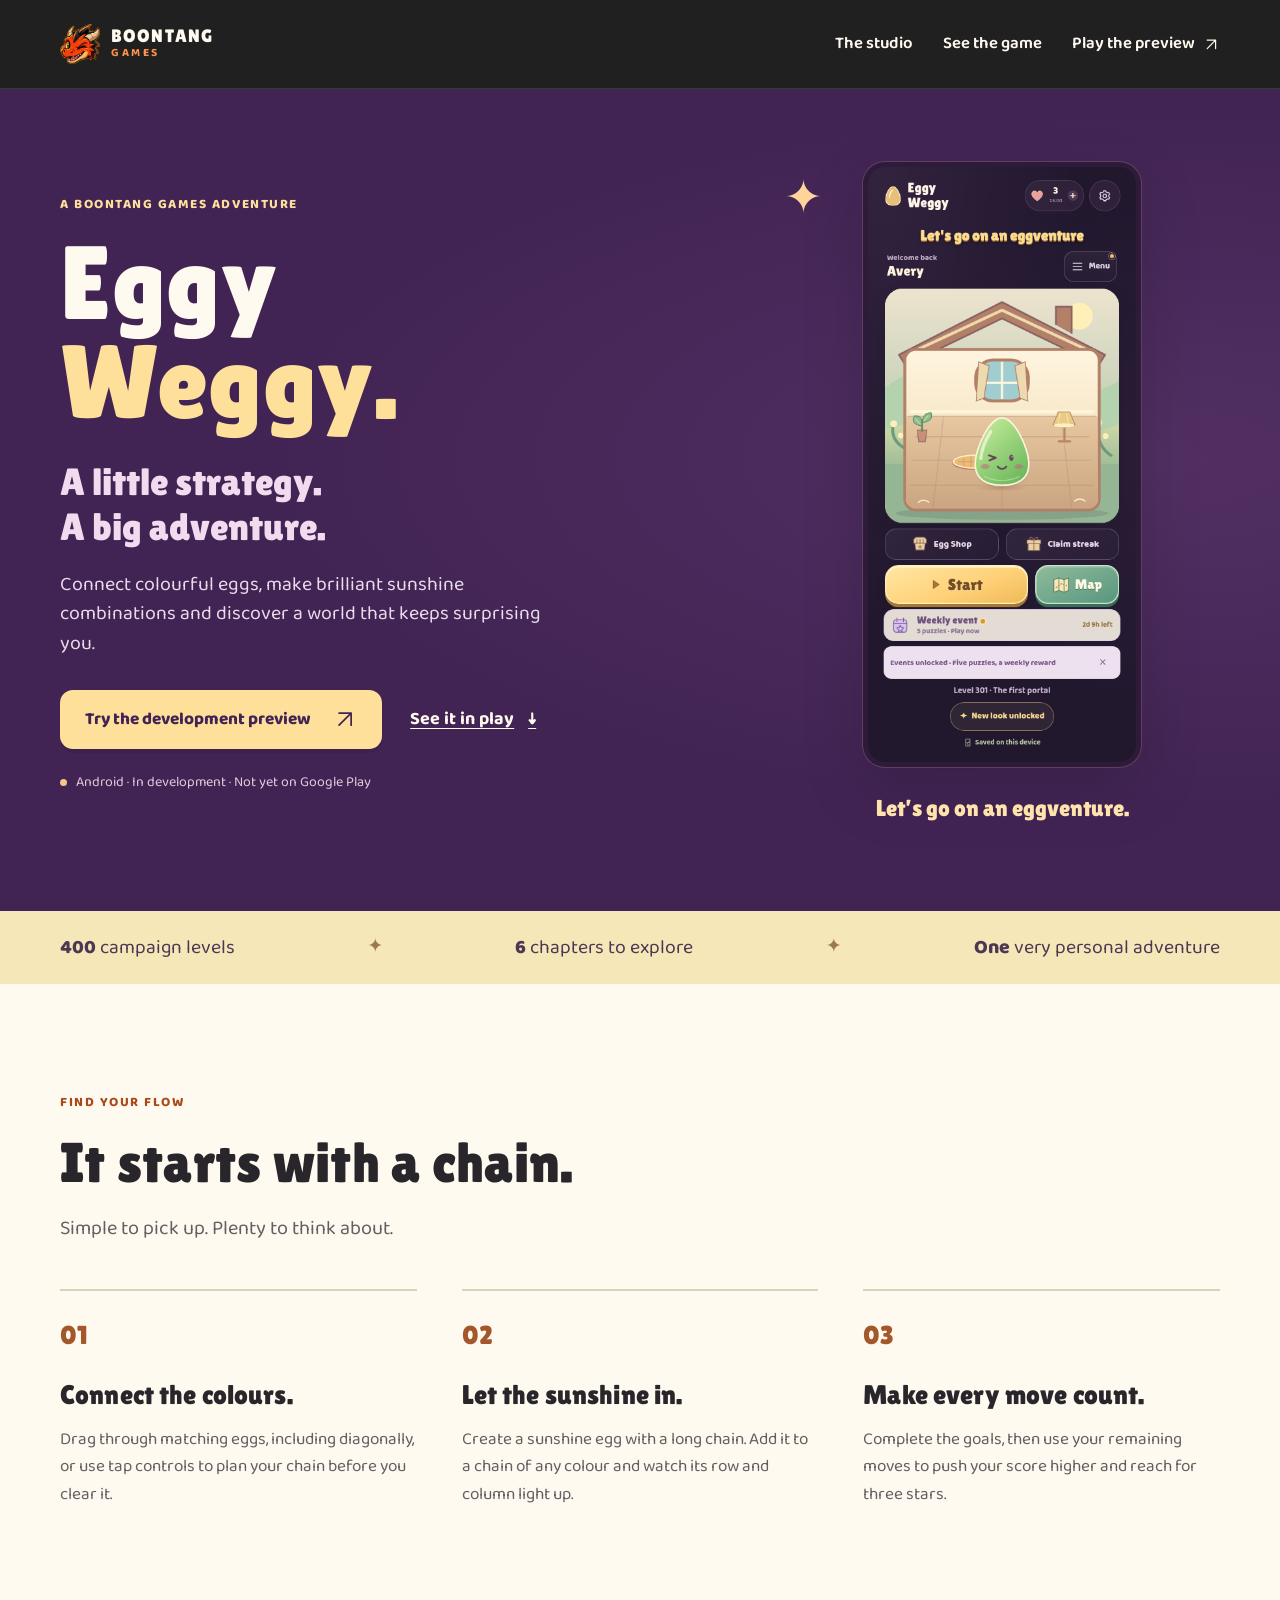
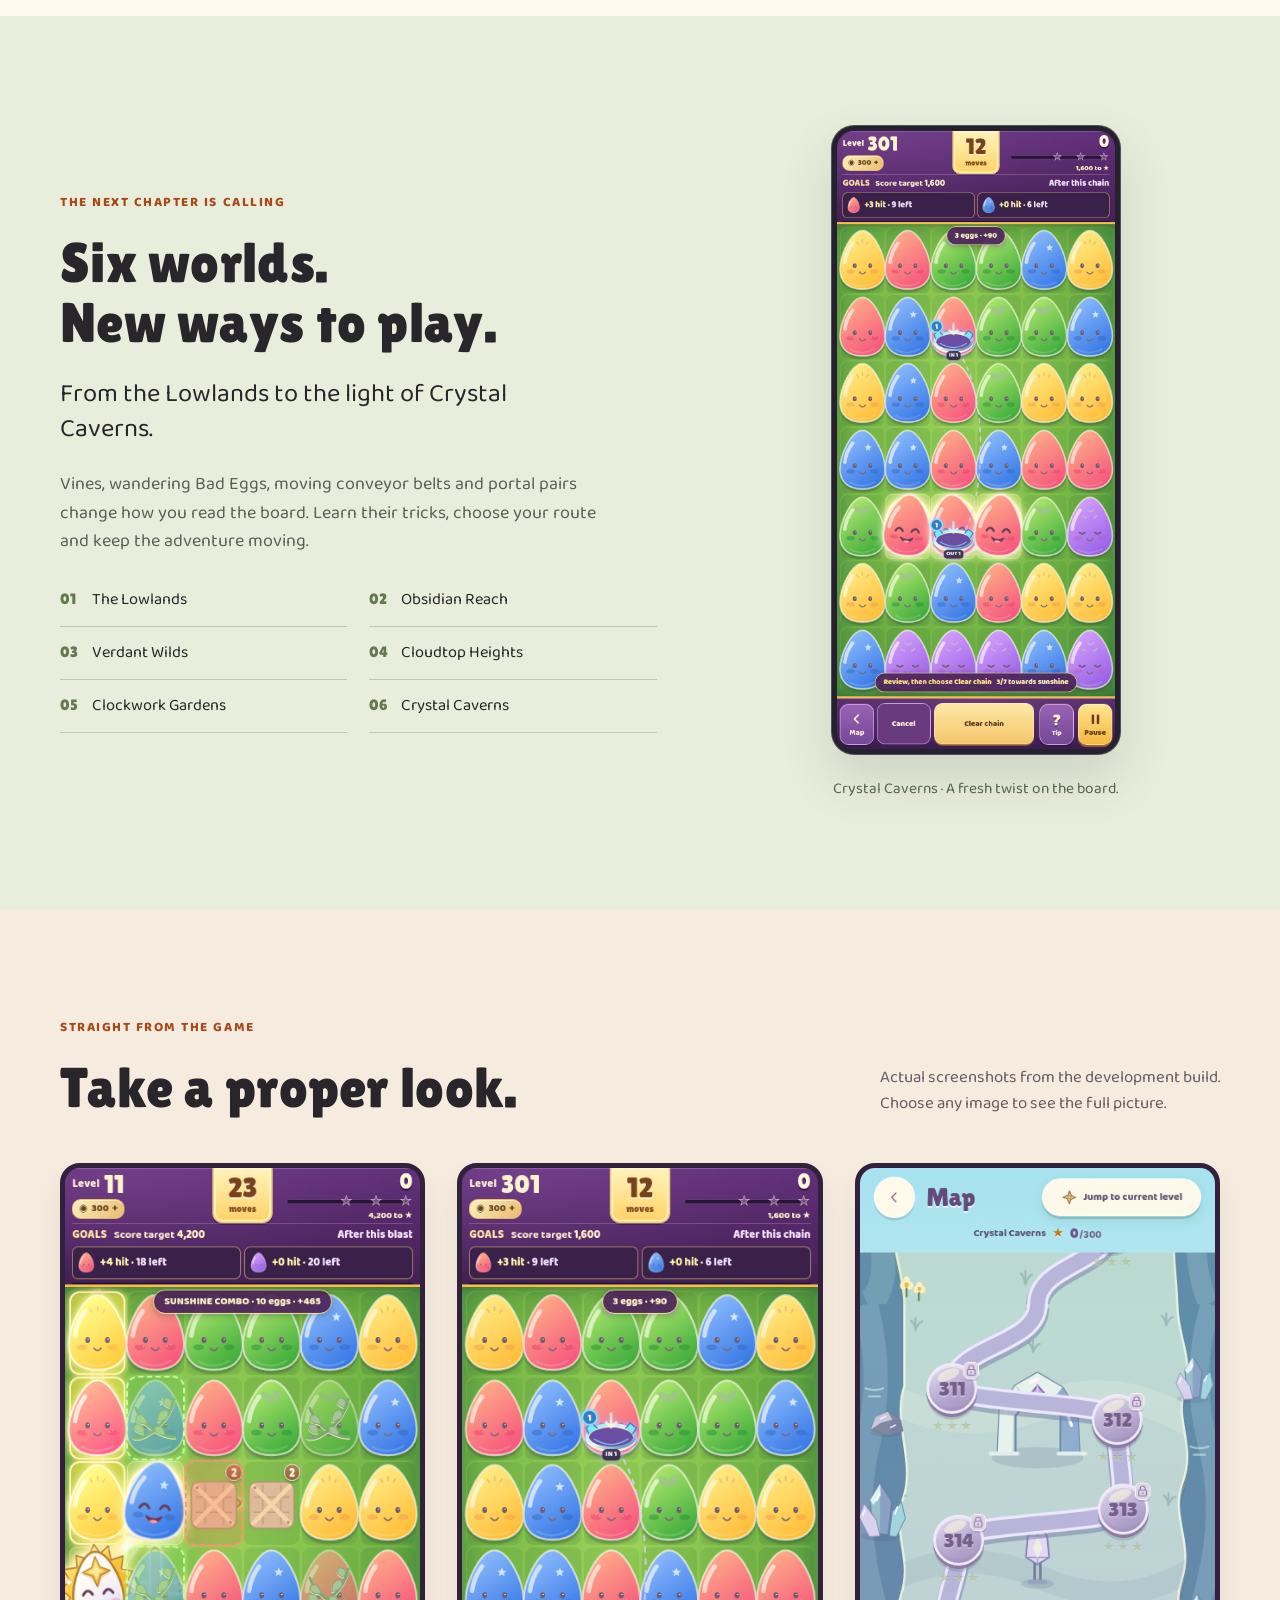
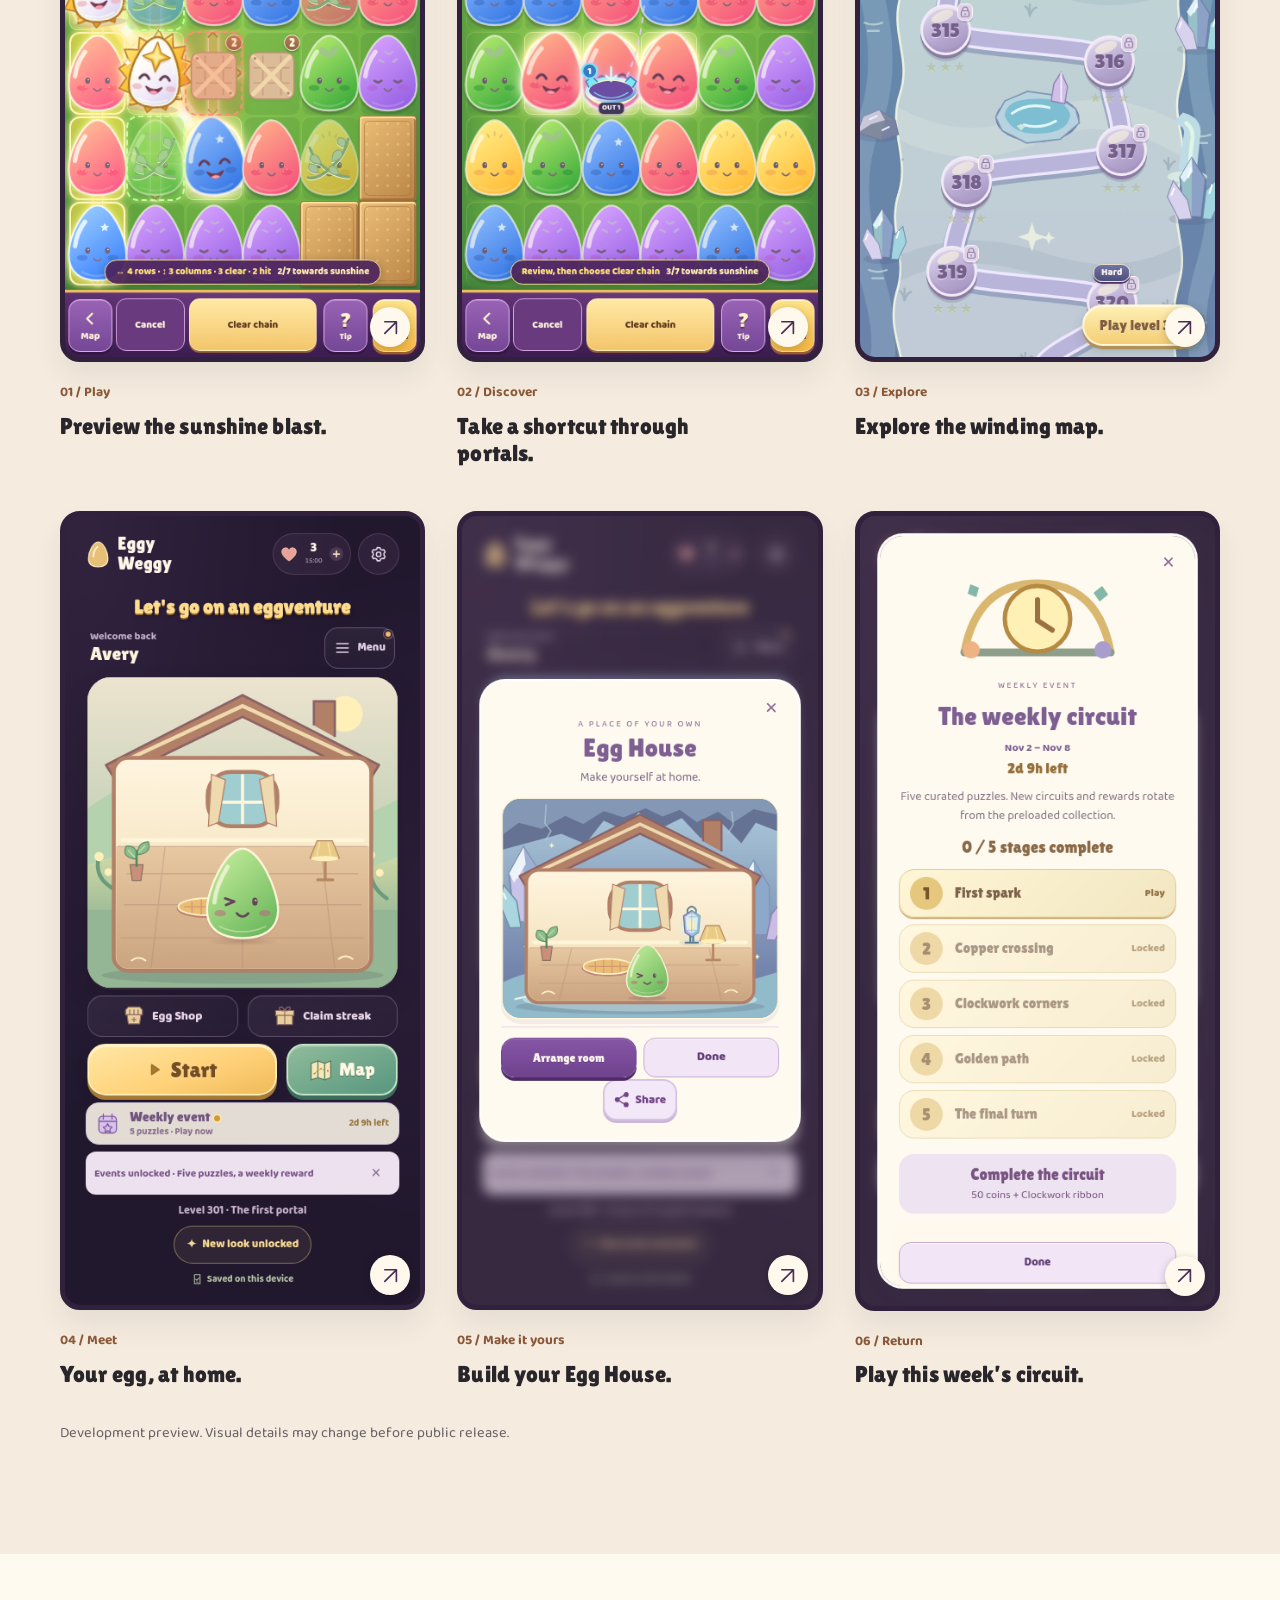
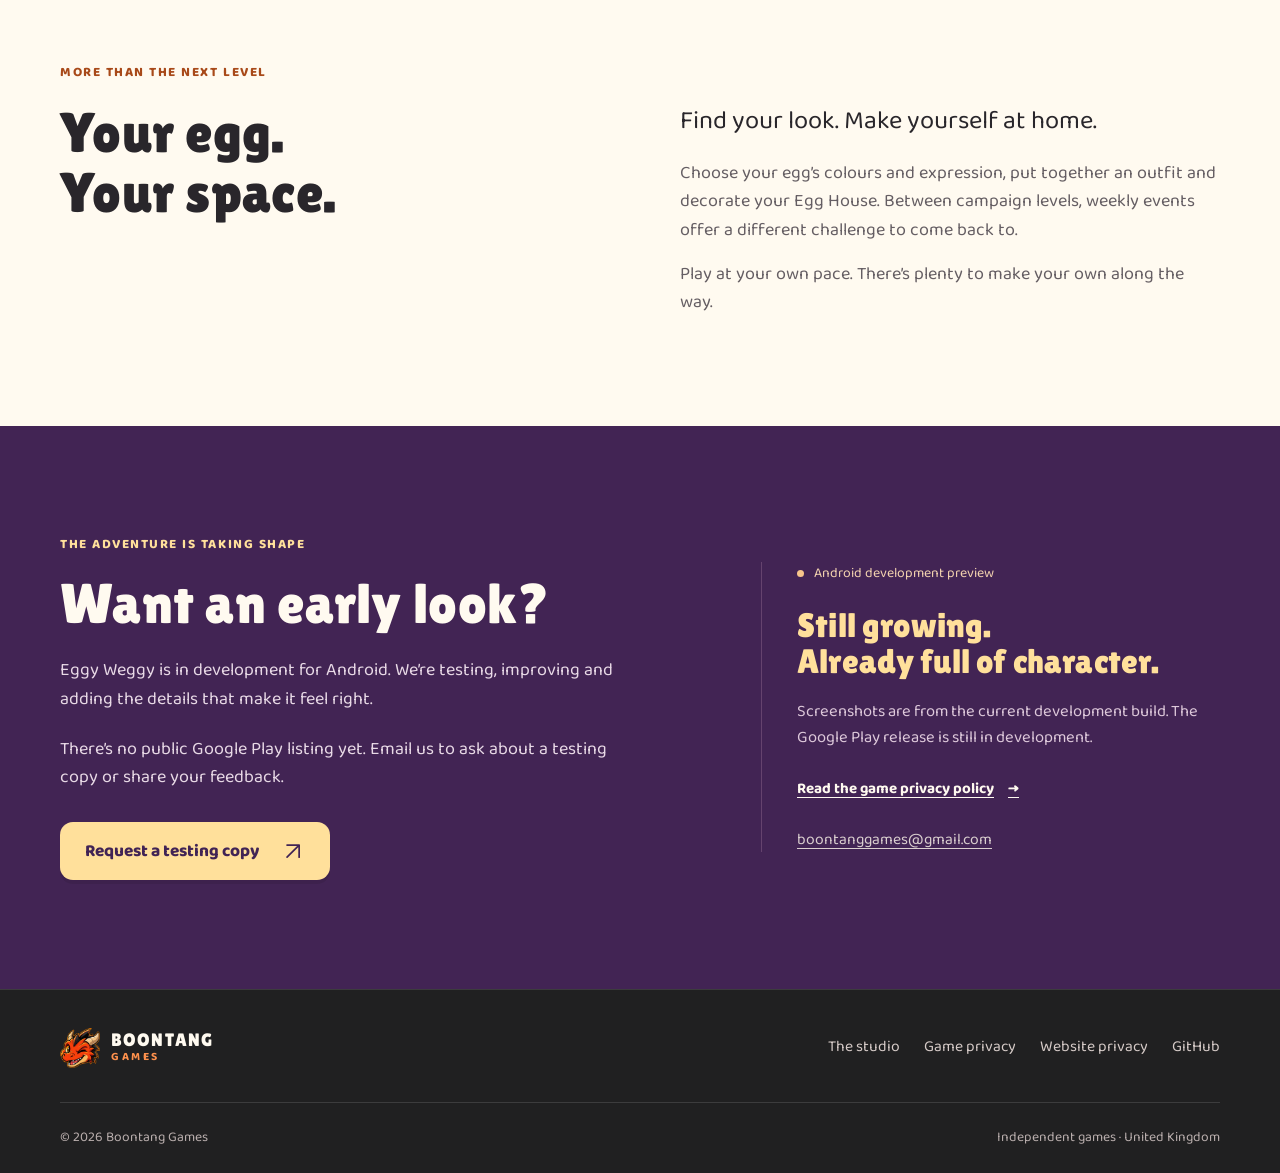
<file: eggy-weggy.html>
<!doctype html>
<html lang="en-GB">
<head>
<meta charset="utf-8">
<meta name="viewport" content="width=device-width, initial-scale=1">
<meta name="theme-color" content="#202021">
<meta name="description" content="Discover Eggy Weggy: a colourful Android chain puzzle adventure with 400 levels, six chapters, sunshine combinations and an Egg House of your own. Development preview by Boontang Games.">
<meta property="og:title" content="Eggy Weggy — Find your next good move.">
<meta property="og:description" content="Connect colourful eggs, light up the board and explore six puzzle worlds. See actual screenshots from the Android development preview.">
<meta property="og:type" content="website">
<meta property="og:url" content="https://boontanggames.com/eggy-weggy.html">
<meta property="og:image" content="https://boontanggames.com/assets/eggy-home-125.webp">
<link rel="canonical" href="https://boontanggames.com/eggy-weggy.html">
<link rel="icon" type="image/webp" href="assets/boontang-head.webp">
<link rel="preload" href="assets/lilita-one.ttf" as="font" type="font/ttf" crossorigin>
<link rel="stylesheet" href="styles.css?v=adventure-125">
<script src="gallery.js?v=adventure-125" defer></script>
<title>Eggy Weggy — Find your next good move. | Boontang Games</title>
</head>
<body class="game-page">
<a class="skip-link" href="#main">Skip to content</a>
<header class="site-header"><div class="container header-content"><a class="brand" href="/" aria-label="Boontang Games home"><img class="brand-avatar" src="assets/boontang-head.webp" width="40" height="40" alt=""><span class="brand-name">BOONTANG <b>GAMES</b></span></a><nav class="navigation" aria-label="Main navigation"><a href="/">The studio</a><a href="#screenshots">See the game</a><a href="#play">Play the preview <span aria-hidden="true"><svg class="arrow-icon" width="20" height="20" viewBox="0 0 24 24" fill="none" aria-hidden="true" focusable="false"><path d="M6 18 18 6M6 6h12v12" stroke="currentColor" stroke-width="1.7" stroke-linecap="round" stroke-linejoin="round"/></svg></span></a></nav></div></header>
<main id="main">
 <section class="eggy-hero">
  <div class="container game-hero-layout">
   <div class="game-intro"><p class="eyebrow eyebrow-gold">A Boontang Games adventure</p><h1>Eggy <span>Weggy.</span></h1><p class="game-tagline">A little strategy.<br>A big adventure.</p><p class="hero-description">Connect colourful eggs, make brilliant sunshine combinations and discover a world that keeps surprising you.</p><div class="button-row"><a class="button button-gold" href="#play">Try the development preview <span aria-hidden="true"><svg class="arrow-icon" width="20" height="20" viewBox="0 0 24 24" fill="none" aria-hidden="true" focusable="false"><path d="M6 18 18 6M6 6h12v12" stroke="currentColor" stroke-width="1.7" stroke-linecap="round" stroke-linejoin="round"/></svg></span></a><a class="text-link light-link" href="#screenshots">See it in play <span aria-hidden="true">↓</span></a></div><p class="preview-note"><span aria-hidden="true"></span> Android · In development · Not yet on Google Play</p></div>
   <figure class="game-intro-screen"><span class="hero-spark spark-one" aria-hidden="true">✦</span><a class="portrait-frame" href="#screenshots" aria-label="Browse actual Eggy Weggy screenshots"><img src="assets/eggy-home-125.webp" width="412" height="915" alt="Eggy Weggy’s animated Home, with its colourful egg characters and Start button" fetchpriority="high"></a><figcaption>Let’s go on an eggventure.</figcaption></figure>
  </div>
 </section>
 <div class="game-ribbon eggy-ribbon"><div class="container ribbon-content"><span><strong>400</strong> campaign levels</span><span class="ribbon-star" aria-hidden="true">✦</span><span><strong>6</strong> chapters to explore</span><span class="ribbon-star" aria-hidden="true">✦</span><span><strong>One</strong> very personal adventure</span></div></div>

 <section class="section play-story" id="features" aria-labelledby="play-heading">
  <div class="container">
   <div class="section-heading"><p class="eyebrow">Find your flow</p><h2 id="play-heading">It starts with a chain.</h2><p>Simple to pick up. Plenty to think about.</p></div>
   <div class="play-steps"><article><span class="step-number" aria-hidden="true">01</span><h3>Connect the colours.</h3><p>Drag through matching eggs, including diagonally, or use tap controls to plan your chain before you clear it.</p></article><article><span class="step-number" aria-hidden="true">02</span><h3>Let the sunshine in.</h3><p>Create a sunshine egg with a long chain. Add it to a chain of any colour and watch its row and column light up.</p></article><article><span class="step-number" aria-hidden="true">03</span><h3>Make every move count.</h3><p>Complete the goals, then use your remaining moves to push your score higher and reach for three stars.</p></article></div>
  </div>
 </section>

 <section class="section worlds-section" id="worlds" aria-labelledby="worlds-heading">
  <div class="container worlds-layout"><div><p class="eyebrow">The next chapter is calling</p><h2 id="worlds-heading">Six worlds.<br>New ways to play.</h2><p class="large-copy">From the Lowlands to the light of Crystal Caverns.</p><p>Vines, wandering Bad Eggs, moving conveyor belts and portal pairs change how you read the board. Learn their tricks, choose your route and keep the adventure moving.</p><ol class="world-route"><li><span aria-hidden="true">01</span> The Lowlands</li><li><span aria-hidden="true">02</span> Obsidian Reach</li><li><span aria-hidden="true">03</span> Verdant Wilds</li><li><span aria-hidden="true">04</span> Cloudtop Heights</li><li><span aria-hidden="true">05</span> Clockwork Gardens</li><li><span aria-hidden="true">06</span> Crystal Caverns</li></ol></div><figure class="worlds-preview"><div class="portrait-frame"><img src="assets/eggy-portals-125.webp" width="412" height="915" alt="Actual Crystal Caverns gameplay showing paired portals among the colourful eggs" loading="lazy"></div><figcaption>Crystal Caverns · A fresh twist on the board.</figcaption></figure></div>
 </section>

 <section class="section gallery-section" id="screenshots" aria-labelledby="gallery-heading">
  <div class="container"><div class="section-heading gallery-heading"><div><p class="eyebrow">Straight from the game</p><h2 id="gallery-heading">Take a proper look.</h2></div><p>Actual screenshots from the development build.<br>Choose any image to see the full picture.</p></div>
   <div class="gallery" aria-label="Eggy Weggy development screenshots">
    <figure><a href="assets/eggy-sunshine-125.webp" data-lightbox="game" data-caption="Preview the sunshine blast"><img src="assets/eggy-sunshine-125.webp" width="412" height="915" loading="lazy" alt="A sunshine combination preview highlighting the eggs it will clear"><span class="expand-image" aria-hidden="true"><svg class="arrow-icon" width="20" height="20" viewBox="0 0 24 24" fill="none" aria-hidden="true" focusable="false"><path d="M6 18 18 6M6 6h12v12" stroke="currentColor" stroke-width="1.7" stroke-linecap="round" stroke-linejoin="round"/></svg></span></a><figcaption><span>01 / Play</span><h3>Preview the sunshine blast.</h3></figcaption></figure>
    <figure><a href="assets/eggy-portals-125.webp" data-lightbox="game" data-caption="Find a new way through Crystal Caverns"><img src="assets/eggy-portals-125.webp" width="412" height="915" loading="lazy" alt="Paired portal gates on a Crystal Caverns puzzle board"><span class="expand-image" aria-hidden="true"><svg class="arrow-icon" width="20" height="20" viewBox="0 0 24 24" fill="none" aria-hidden="true" focusable="false"><path d="M6 18 18 6M6 6h12v12" stroke="currentColor" stroke-width="1.7" stroke-linecap="round" stroke-linejoin="round"/></svg></span></a><figcaption><span>02 / Discover</span><h3>Take a shortcut through portals.</h3></figcaption></figure>
    <figure><a href="assets/eggy-map-125.webp" data-lightbox="game" data-caption="Follow your own winding adventure"><img src="assets/eggy-map-125.webp" width="412" height="915" loading="lazy" alt="The illustrated level map and its winding path between puzzles"><span class="expand-image" aria-hidden="true"><svg class="arrow-icon" width="20" height="20" viewBox="0 0 24 24" fill="none" aria-hidden="true" focusable="false"><path d="M6 18 18 6M6 6h12v12" stroke="currentColor" stroke-width="1.7" stroke-linecap="round" stroke-linejoin="round"/></svg></span></a><figcaption><span>03 / Explore</span><h3>Explore the winding map.</h3></figcaption></figure>
    <figure><a href="assets/eggy-home-125.webp" data-lightbox="game" data-caption="An adventure with plenty of character"><img src="assets/eggy-home-125.webp" width="412" height="915" loading="lazy" alt="Eggy Weggy’s Home screen with your personalised egg"><span class="expand-image" aria-hidden="true"><svg class="arrow-icon" width="20" height="20" viewBox="0 0 24 24" fill="none" aria-hidden="true" focusable="false"><path d="M6 18 18 6M6 6h12v12" stroke="currentColor" stroke-width="1.7" stroke-linecap="round" stroke-linejoin="round"/></svg></span></a><figcaption><span>04 / Meet</span><h3>Your egg, at home.</h3></figcaption></figure>
    <figure><a href="assets/eggy-house-125.webp" data-lightbox="game" data-caption="Make your Egg House your own"><img src="assets/eggy-house-125.webp" width="412" height="915" loading="lazy" alt="A decorated Egg House with a personalised egg and furnishings"><span class="expand-image" aria-hidden="true"><svg class="arrow-icon" width="20" height="20" viewBox="0 0 24 24" fill="none" aria-hidden="true" focusable="false"><path d="M6 18 18 6M6 6h12v12" stroke="currentColor" stroke-width="1.7" stroke-linecap="round" stroke-linejoin="round"/></svg></span></a><figcaption><span>05 / Make it yours</span><h3>Build your Egg House.</h3></figcaption></figure>
    <figure><a href="assets/eggy-events-125.webp" data-lightbox="game" data-caption="A different challenge in weekly events"><img src="assets/eggy-events-125.webp" width="412" height="915" loading="lazy" alt="The weekly events screen showing a fresh set of game challenges"><span class="expand-image" aria-hidden="true"><svg class="arrow-icon" width="20" height="20" viewBox="0 0 24 24" fill="none" aria-hidden="true" focusable="false"><path d="M6 18 18 6M6 6h12v12" stroke="currentColor" stroke-width="1.7" stroke-linecap="round" stroke-linejoin="round"/></svg></span></a><figcaption><span>06 / Return</span><h3>Play this week’s circuit.</h3></figcaption></figure>
   </div><p class="gallery-footnote">Development preview. Visual details may change before public release.</p>
  </div>
 </section>

 <section class="section your-adventure" aria-labelledby="your-heading"><div class="container your-layout"><p class="eyebrow">More than the next level</p><h2 id="your-heading">Your egg.<br>Your space.</h2><div><p class="large-copy">Find your look. Make yourself at home.</p><p>Choose your egg’s colours and expression, put together an outfit and decorate your Egg House. Between campaign levels, weekly events offer a different challenge to come back to.</p><p>Play at your own pace. There’s plenty to make your own along the way.</p></div></div></section>

 <section class="section testing-section" id="play" aria-labelledby="testing-heading"><div class="container testing-layout"><div><p class="eyebrow eyebrow-gold">The adventure is taking shape</p><h2 id="testing-heading">Want an early look?</h2><p>Eggy Weggy is in development for Android. We’re testing, improving and adding the details that make it feel right.</p><p>There’s no public Google Play listing yet. Email us to ask about a testing copy or share your feedback.</p><a class="button button-gold" href="mailto:boontanggames@gmail.com?subject=Eggy%20Weggy%20testing%20copy">Request a testing copy <span aria-hidden="true"><svg class="arrow-icon" width="20" height="20" viewBox="0 0 24 24" fill="none" aria-hidden="true" focusable="false"><path d="M6 18 18 6M6 6h12v12" stroke="currentColor" stroke-width="1.7" stroke-linecap="round" stroke-linejoin="round"/></svg></span></a></div><aside class="testing-note" aria-label="Development preview information"><span class="status-label"><span aria-hidden="true"></span> Android development preview</span><h3>Still growing.<br>Already full of character.</h3><p>Screenshots are from the current development build. The Google Play release is still in development.</p><a class="text-link light-link" href="eggy-weggy-privacy.html">Read the game privacy policy <span aria-hidden="true">→</span></a><a class="contact-address" href="mailto:boontanggames@gmail.com">boontanggames@gmail.com</a></aside></div></section>
</main>
<footer class="site-footer"><div class="container footer-main"><a class="brand" href="/" aria-label="Boontang Games home"><img class="brand-avatar" src="assets/boontang-head.webp" width="40" height="40" alt=""><span class="brand-name">BOONTANG <b>GAMES</b></span></a><nav aria-label="Footer links"><a href="/">The studio</a><a href="eggy-weggy-privacy.html">Game privacy</a><a href="privacy.html">Website privacy</a><a href="https://github.com/boontanggames" rel="noopener noreferrer">GitHub</a></nav></div><div class="container footer-bottom"><span>© 2026 Boontang Games</span><span>Independent games · United Kingdom</span></div></footer>
</body>
</html>
</file>
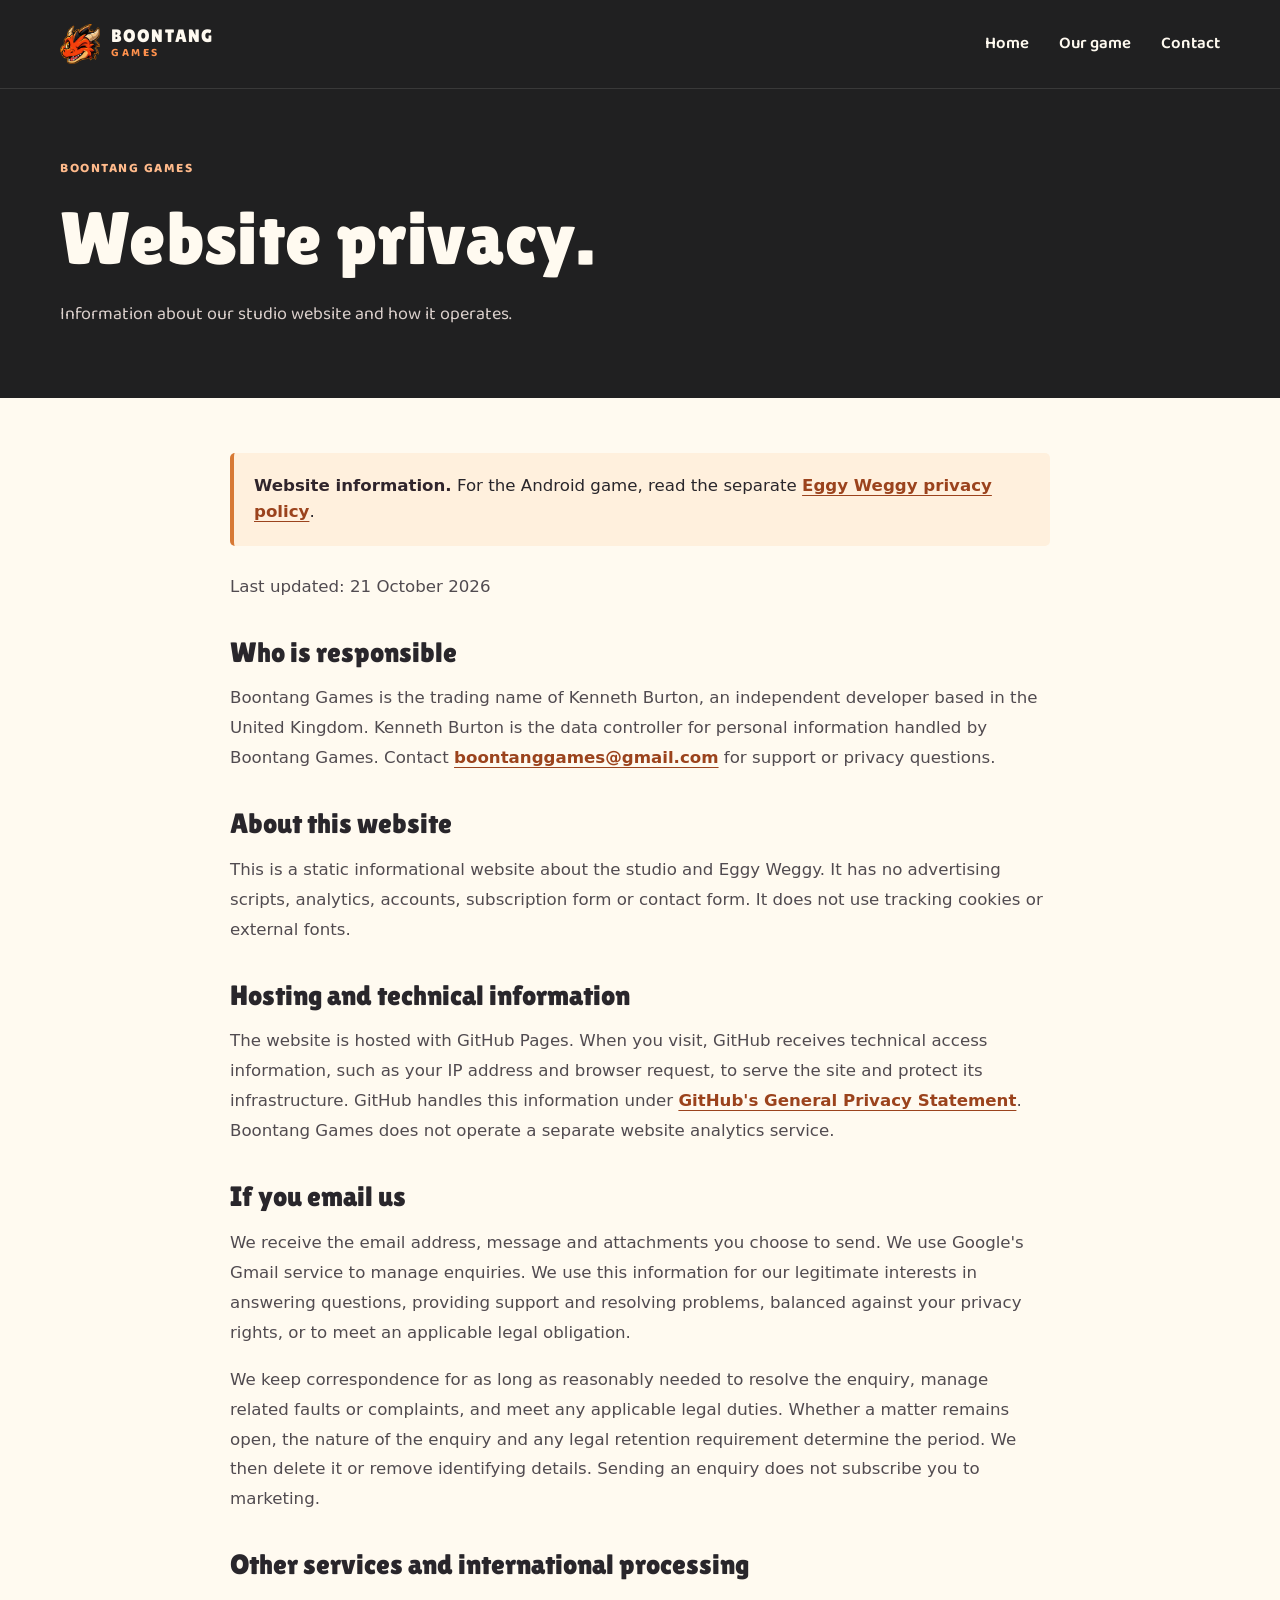
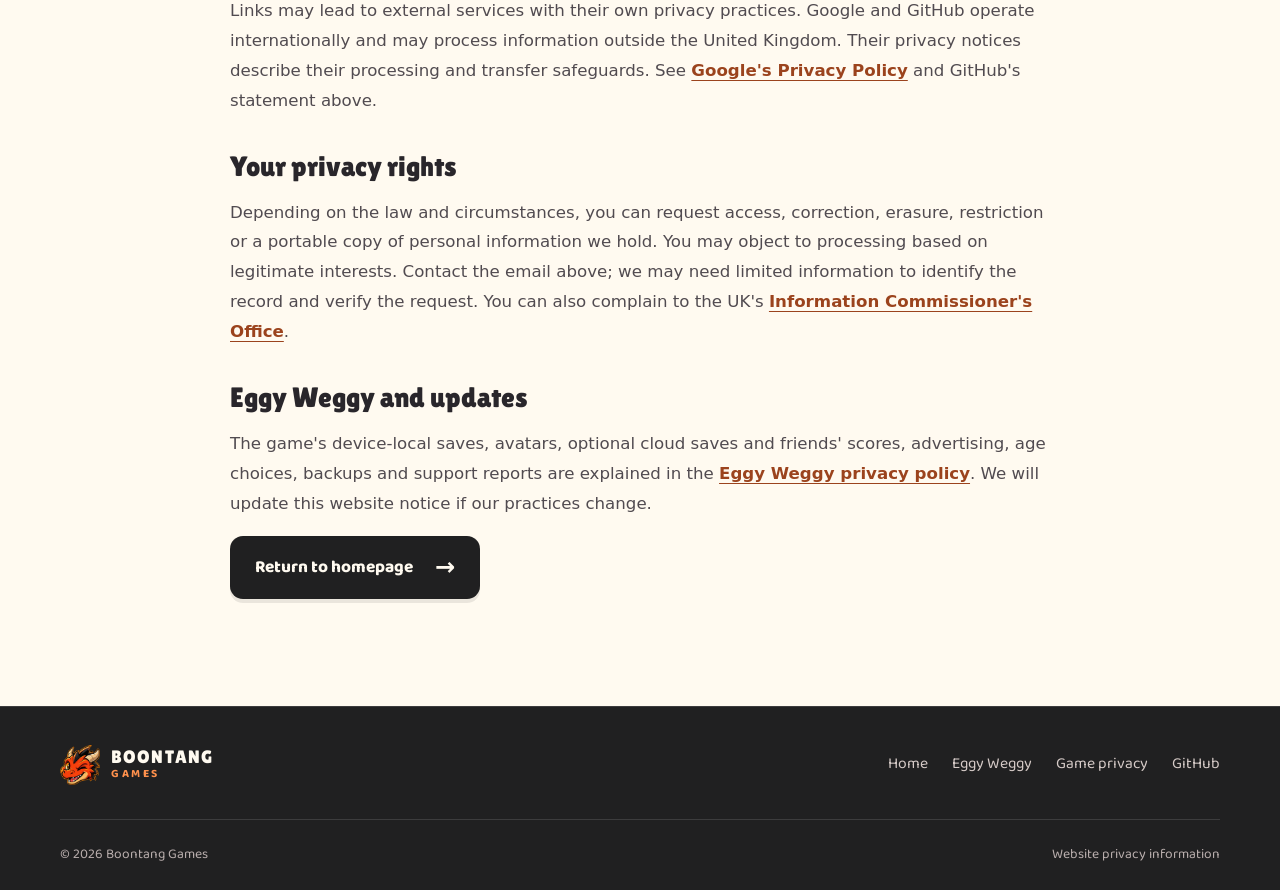
<file: privacy.html>
<!doctype html>
<html lang="en-GB">
<head>
<meta charset="utf-8"><meta name="viewport" content="width=device-width, initial-scale=1"><meta name="theme-color" content="#141416">
<meta name="description" content="Privacy information for the Boontang Games website, including hosting and support enquiries. Read the separate Eggy Weggy game privacy policy.">
<link rel="icon" type="image/webp" href="assets/boontang-head.webp">
<link rel="canonical" href="https://boontanggames.com/privacy.html">
<link rel="stylesheet" href="styles.css?v=adventure-125">
<style>html,body{max-width:100%}*,*::before,*::after{box-sizing:border-box}img{max-width:100%;height:auto}.brand-avatar{width:40px;height:40px;object-fit:contain}.policy-body{overflow-wrap:anywhere}</style>
<title>Website privacy | Boontang Games</title>
</head>
<body>
<a class="skip-link" href="#main">Skip to content</a>
<header class="site-header"><div class="container header-content"><a class="brand" href="/" aria-label="Boontang Games home"><img class="brand-avatar" src="assets/boontang-head.webp" width="40" height="40" alt=""><span class="brand-name">BOONTANG <b>GAMES</b></span></a><nav class="navigation" aria-label="Main navigation"><a href="/">Home</a><a href="eggy-weggy.html">Our game</a><a class="nav-extra" href="/#contact">Contact</a></nav></div></header>
<main id="main">
<section class="policy-hero"><div class="container"><p class="eyebrow eyebrow-light">BOONTANG GAMES</p><h1>Website privacy.</h1><p>Information about our studio website and how it operates.</p></div></section>
<section class="policy-main"><div class="container policy-body">
<div class="policy-notice"><strong>Website information.</strong> For the Android game, read the separate <a href="eggy-weggy-privacy.html">Eggy Weggy privacy policy</a>.</div>
<p>Last updated: <time datetime="2026-10-21">21 October 2026</time></p>
<h2>Who is responsible</h2><p>Boontang Games is the trading name of Kenneth Burton, an independent developer based in the United Kingdom. Kenneth Burton is the data controller for personal information handled by Boontang Games. Contact <a href="mailto:boontanggames@gmail.com">boontanggames@gmail.com</a> for support or privacy questions.</p>
<h2>About this website</h2><p>This is a static informational website about the studio and Eggy Weggy. It has no advertising scripts, analytics, accounts, subscription form or contact form. It does not use tracking cookies or external fonts.</p>
<h2>Hosting and technical information</h2><p>The website is hosted with GitHub Pages. When you visit, GitHub receives technical access information, such as your IP address and browser request, to serve the site and protect its infrastructure. GitHub handles this information under <a href="https://docs.github.com/en/site-policy/privacy-policies/github-general-privacy-statement" rel="noopener noreferrer">GitHub's General Privacy Statement</a>. Boontang Games does not operate a separate website analytics service.</p>
<h2>If you email us</h2><p>We receive the email address, message and attachments you choose to send. We use Google's Gmail service to manage enquiries. We use this information for our legitimate interests in answering questions, providing support and resolving problems, balanced against your privacy rights, or to meet an applicable legal obligation.</p><p>We keep correspondence for as long as reasonably needed to resolve the enquiry, manage related faults or complaints, and meet any applicable legal duties. Whether a matter remains open, the nature of the enquiry and any legal retention requirement determine the period. We then delete it or remove identifying details. Sending an enquiry does not subscribe you to marketing.</p>
<h2>Other services and international processing</h2><p>Links may lead to external services with their own privacy practices. Google and GitHub operate internationally and may process information outside the United Kingdom. Their privacy notices describe their processing and transfer safeguards. See <a href="https://policies.google.com/privacy" rel="noopener noreferrer">Google's Privacy Policy</a> and GitHub's statement above.</p>
<h2>Your privacy rights</h2><p>Depending on the law and circumstances, you can request access, correction, erasure, restriction or a portable copy of personal information we hold. You may object to processing based on legitimate interests. Contact the email above; we may need limited information to identify the record and verify the request. You can also complain to the UK's <a href="https://ico.org.uk/make-a-complaint/" rel="noopener noreferrer">Information Commissioner's Office</a>.</p>
<h2>Eggy Weggy and updates</h2><p>The game's device-local saves, avatars, optional cloud saves and friends' scores, advertising, age choices, backups and support reports are explained in the <a href="eggy-weggy-privacy.html">Eggy Weggy privacy policy</a>. We will update this website notice if our practices change.</p>
<p><a class="button button-dark" href="/">Return to homepage <span aria-hidden="true">→</span></a></p>
</div></section>
</main>
<footer class="site-footer"><div class="container footer-main"><a class="brand" href="/" aria-label="Boontang Games home"><img class="brand-avatar" src="assets/boontang-head.webp" width="40" height="40" alt=""><span class="brand-name">BOONTANG <b>GAMES</b></span></a><nav aria-label="Footer links"><a href="/">Home</a><a href="eggy-weggy.html">Eggy Weggy</a><a href="eggy-weggy-privacy.html">Game privacy</a><a href="https://github.com/boontanggames" rel="noopener noreferrer">GitHub</a></nav></div><div class="container footer-bottom"><span>© 2026 Boontang Games</span><span>Website privacy information</span></div></footer>
</body>
</html>
</file>
<file: styles.css>
/* Boontang Games — warm, characterful, locally served and built around real play. */
@font-face{font-family:Lilita;src:url('assets/lilita-one.ttf') format('truetype');font-weight:400;font-style:normal;font-display:swap}
@font-face{font-family:Baloo;src:url('assets/baloo-2-latin.woff') format('woff');font-weight:400 800;font-style:normal;font-display:swap}
:root{--charcoal:#202021;--charcoal-2:#2b292a;--orange:#ff914d;--orange-dark:#a84919;--paper:#fffaf0;--white:#fff;--text:#29262b;--muted:#655e63;--line:#e4ddd1;--plum:#48285c;--gold:#ffe09b;--content:1160px}
*,*::before,*::after{box-sizing:border-box}
html{scroll-behavior:smooth;scroll-padding-top:28px}
body{margin:0;min-width:0;background:var(--paper);color:var(--text);font-family:Baloo,system-ui,-apple-system,"Segoe UI",sans-serif;font-size:1.125rem;line-height:1.58;-webkit-text-size-adjust:100%}
h1,h2,h3,p,figure{margin:0}h1,h2,h3{font-family:Lilita,system-ui,sans-serif;font-weight:400;line-height:1.06;letter-spacing:.005em;overflow-wrap:anywhere}h1{font-size:clamp(2.8rem,6.6vw,5.9rem)}h2{font-size:clamp(2.25rem,4.4vw,4rem)}h3{font-size:1.65rem}
p+p{margin-top:1rem}a{color:inherit;text-underline-offset:4px}a:hover{text-decoration-thickness:2px}button,input{font:inherit}button{cursor:pointer}img{display:block;max-width:100%;height:auto}
a,button,input{touch-action:manipulation}a:focus-visible,button:focus-visible,input:focus-visible{outline:3px solid var(--orange);outline-offset:5px}em{font-style:normal;color:var(--orange)}
.container{width:min(calc(100% - clamp(32px,6vw,96px)),var(--content));margin-inline:auto;min-width:0}
.skip-link{position:absolute;inset:12px auto auto 16px;transform:translateY(-180%);padding:12px 18px;background:white;color:#202021;font-weight:700;z-index:20;border-radius:8px}.skip-link:focus{transform:none}
.site-header{background:var(--charcoal);color:var(--paper);border-bottom:1px solid #ffffff1c;position:relative;z-index:2}
.header-content{display:flex;align-items:center;justify-content:space-between;gap:24px;min-height:88px;padding-block:14px}
.brand{display:inline-flex;align-items:center;gap:11px;min-width:0;text-decoration:none;flex-shrink:0;color:var(--paper)}
.brand-avatar,.brand img{width:40px;height:40px;object-fit:contain;flex:0 0 40px}.brand-name{display:flex;flex-direction:column;gap:2px;font-family:Lilita,system-ui,sans-serif;font-size:1.1rem;line-height:1;letter-spacing:.065em;white-space:nowrap}.brand-name b{font-family:Baloo,system-ui,sans-serif;font-size:.72rem;letter-spacing:.22em;color:var(--orange);font-weight:700}
.navigation{display:flex;flex-wrap:wrap;align-items:center;justify-content:flex-end;gap:12px 30px;min-width:0}.navigation a{display:inline-flex;align-items:center;gap:8px;min-height:44px;font-size:1.05rem;font-weight:600;text-decoration:none}.navigation a:hover{color:var(--orange)}
.eyebrow{font-size:.83rem;line-height:1.5;letter-spacing:.115em;text-transform:uppercase;font-weight:750;color:var(--orange-dark);margin-bottom:20px}.eyebrow-light{color:#ffba8b}.eyebrow-gold{color:var(--gold)}.little-star{font-size:1.15em;margin-right:7px}.orange-text{color:var(--orange)}
.button{display:inline-flex;align-items:center;justify-content:space-between;gap:22px;padding:15px 23px;min-height:54px;max-width:100%;border:2px solid transparent;border-radius:13px;text-decoration:none;font-size:1.08rem;line-height:1.2;font-weight:750;box-shadow:0 4px 0 #00000015;transition:transform .18s ease,background .18s ease}.button>span{flex:0 0 auto;font-family:system-ui,sans-serif;font-size:1.4em}.button:hover{transform:translateY(-2px)}.button-orange{background:var(--orange);color:#2c211d}.button-orange:hover{background:#ffad70}.button-dark{background:var(--charcoal);color:var(--paper)}.button-gold{background:var(--gold);color:#412455}.button-gold:hover{background:#ffebbe}.button-outline{border-color:#b7a7b4;color:var(--paper);background:transparent}
.button-row{display:flex;align-items:center;flex-wrap:wrap;gap:22px 28px;margin-top:32px}.text-link{display:inline-flex;align-items:center;gap:14px;min-height:44px;font-weight:700;text-decoration:underline;text-decoration-thickness:1px}.light-link{color:var(--paper)}.light-link:hover{color:var(--gold)}
.studio-hero{background:var(--charcoal);color:var(--paper);overflow:hidden}.hero-layout{display:grid;grid-template-columns:minmax(0,1.15fr) minmax(0,.85fr);align-items:center;gap:70px;padding-block:65px 74px}.hero-copy{min-width:0}.hero-copy h1{max-width:660px}.hero-description{font-size:clamp(1.15rem,1.8vw,1.4rem);line-height:1.5;max-width:485px;margin-top:26px;color:#dcd4d2}.preview-note{display:flex;align-items:baseline;gap:9px;max-width:100%;font-size:.88rem;color:#c4b9b8;margin-top:23px;line-height:1.55}.preview-note>span,.status-label>span{display:inline-block;width:7px;height:7px;background:#f7c58b;border-radius:50%;flex:0 0 7px}
.hero-playground{position:relative;isolation:isolate;display:flex;align-items:center;flex-direction:column;justify-content:center;min-width:0;padding:18px 12px}.portrait-frame{display:block;background:#26212e;padding:5px;border:1px solid #ffffff35;border-radius:23px;box-shadow:0 24px 62px #00000025;min-width:0;text-decoration:none}.portrait-frame img{width:100%;height:auto;border-radius:17px}.hero-screen{position:relative;width:min(100%,290px);z-index:1}.hero-playground figcaption{position:relative;z-index:1;color:#e5d7c3;font-size:.9rem;margin-top:22px;text-align:center}.orbit{position:absolute;z-index:-1;width:95%;aspect-ratio:1;border:1px solid #ffb77944;border-radius:50%;transform:rotate(-24deg) scaleY(1.25);background:radial-gradient(ellipse at center,#f5a4651a,transparent 64%)}.orbit-two{width:75%;transform:rotate(34deg) scaleX(1.42);border-style:dashed;opacity:.4}.hero-spark{position:absolute;color:#ffd49a;font-size:3rem;line-height:1;z-index:1}.spark-one{top:9%;left:1%}.spark-two{bottom:14%;right:0;font-size:1.9rem}
.game-ribbon{background:var(--orange);color:#342322;padding-block:23px}.ribbon-content{display:flex;justify-content:space-between;align-items:center;gap:18px;font-size:1.22rem;line-height:1.4}.ribbon-content strong{font-weight:800}.ribbon-star{font-size:1.2rem;color:#78402b}.section{padding-block:clamp(64px,8.5vw,112px)}
.showcase-layout{display:grid;grid-template-columns:minmax(0,1.05fr) minmax(0,.95fr);align-items:center;gap:clamp(36px,8vw,110px)}.showcase-copy>p:not(.eyebrow){max-width:525px;color:var(--muted);margin-top:22px}.large-copy{font-size:clamp(1.3rem,2.1vw,1.6rem);line-height:1.4;color:var(--text)!important}.showcase-copy .large-copy{margin-top:27px}.plain-features{list-style:none;padding:0;margin:27px 0 32px;display:grid;gap:13px}.plain-features li{display:flex;align-items:baseline;gap:13px;font-size:1.06rem}.plain-features li>span{color:#9b5b28;width:22px;flex:0 0 22px;font-size:1.2rem}
.showcase-scene{position:relative;display:flex;flex-direction:column;align-items:center;gap:24px;min-width:0;padding:40px 24px 28px;border-radius:120px 120px 36px 36px;background:#e4ecc9}.scene-label{font-size:1.02rem;font-weight:650;text-align:center;color:#3d533d}.showcase-screen{width:min(100%,270px);box-shadow:0 18px 38px #3c553c26}.image-caption{font-size:.88rem;line-height:1.5;color:var(--muted);text-align:center}
.studio-section{background:#f2eade;border-top:1px solid var(--line);border-bottom:1px solid var(--line)}.studio-layout{display:grid;grid-template-columns:minmax(0,1fr) minmax(0,1fr);gap:48px 85px;align-items:start}.studio-story{color:var(--muted);min-width:0}.studio-story>.text-link{margin-top:18px;color:var(--orange-dark)}.studio-signature{grid-column:1/-1;display:flex;align-items:center;justify-content:space-between;gap:35px;padding-top:38px;border-top:1px solid #d9cebf}.official-logo{width:min(100%,230px);height:auto;object-fit:contain}.studio-signature>p{font-family:Lilita,system-ui,sans-serif;color:#6f625b;font-size:1.6rem}
.contact-section{background:var(--charcoal);color:var(--paper)}.contact-layout{display:flex;align-items:center;justify-content:space-between;gap:50px}.contact-layout>div{min-width:0}.contact-layout h2{margin-bottom:22px}.contact-layout p:last-child{color:#d4c9c4;max-width:530px}.contact-actions{display:flex;flex-direction:column;align-items:flex-start;gap:15px}.contact-address{font-size:.98rem;overflow-wrap:anywhere;color:#dacfcf}.site-footer{background:var(--charcoal);color:var(--paper);border-top:1px solid #ffffff20;padding-top:36px}.footer-main{display:flex;align-items:center;justify-content:space-between;gap:28px;padding-bottom:32px}.footer-main nav{display:flex;flex-wrap:wrap;gap:8px 24px;min-width:0}.footer-main nav a{display:inline-flex;align-items:center;min-height:44px;font-size:.98rem;color:#d6cbc8;text-decoration:none}.footer-main nav a:hover{color:var(--orange)}.footer-bottom{display:flex;justify-content:space-between;flex-wrap:wrap;gap:12px 30px;border-top:1px solid #ffffff20;padding-block:24px;font-size:.86rem;color:#baafae}
.eggy-hero{position:relative;overflow:hidden;background:radial-gradient(ellipse at 90% 45%,#69407a66,transparent 55%),#422454;color:var(--paper)}.game-hero-layout{display:grid;grid-template-columns:minmax(0,1.2fr) minmax(0,.8fr);gap:70px;align-items:center;padding-block:60px 72px}.game-intro{min-width:0}.game-intro h1{font-size:clamp(4rem,8.1vw,7.2rem);color:var(--paper);line-height:.95;max-width:680px}.game-intro h1 span{color:var(--gold);display:block}.game-tagline{font-family:Lilita,system-ui,sans-serif;font-size:clamp(1.9rem,3vw,2.8rem);line-height:1.15;margin-top:29px;color:#f2dbef}.game-intro .hero-description{font-size:1.23rem;max-width:485px;color:#eadbea;margin-top:21px}.game-intro .preview-note{color:#e0cbdc}.game-intro-screen{position:relative;min-width:0;display:flex;flex-direction:column;align-items:center;gap:22px;padding:12px}.game-intro-screen>.portrait-frame{width:min(100%,280px);background:#2e1b3a;border-color:#be8aaf55}.game-intro-screen .spark-one{left:0;top:4%;font-size:2.9rem}.game-intro-screen figcaption{font-family:Lilita,system-ui,sans-serif;font-size:1.45rem;color:#ffe3ad;text-align:center}.eggy-ribbon{background:#f6e7b8;color:#4d3854}.eggy-ribbon .ribbon-star{color:#9d794e}
.section-heading{max-width:760px;margin-bottom:45px}.section-heading>p:last-child{margin-top:20px;color:var(--muted);font-size:1.25rem}.play-steps{display:grid;grid-template-columns:repeat(3,minmax(0,1fr));gap:45px}.play-steps article{padding-top:24px;border-top:2px solid #ddd0b8;min-width:0}.step-number{font-family:Lilita,system-ui,sans-serif;color:#a4572b;font-size:1.6rem;display:block;margin-bottom:25px}.play-steps h3{margin-bottom:17px;font-size:1.7rem}.play-steps p{color:var(--muted);font-size:1.07rem}
.worlds-section{background:#e9eddc}.worlds-layout{display:grid;grid-template-columns:minmax(0,1.1fr) minmax(0,.9fr);align-items:center;gap:75px}.worlds-layout>div{min-width:0}.worlds-layout>div>p:not(.eyebrow){margin-top:23px;color:#5a6257;max-width:540px}.world-route{display:grid;grid-template-columns:repeat(2,minmax(0,1fr));list-style:none;gap:13px 22px;margin:32px 0 0;padding:0}.world-route li{display:flex;align-items:baseline;gap:12px;border-bottom:1px solid #bdc8b2;padding-bottom:13px;font-size:1.02rem;min-width:0}.world-route li>span{font-family:Lilita,system-ui,sans-serif;color:#647a4e;font-size:.94rem;flex:0 0 20px}.worlds-preview{display:flex;flex-direction:column;align-items:center;gap:22px;min-width:0}.worlds-preview .portrait-frame{width:min(100%,290px);box-shadow:0 24px 50px #314b3426}.worlds-preview figcaption{font-size:.96rem;color:#54634d;text-align:center}
.gallery-section{background:#f5ecdf}.gallery-heading{max-width:none;display:flex;align-items:flex-end;justify-content:space-between;gap:35px}.gallery-heading>p:last-child{font-size:1.05rem;max-width:350px;margin:0;color:var(--muted)}.gallery{display:grid;grid-template-columns:repeat(3,minmax(0,1fr));gap:44px 32px;min-width:0}.gallery figure{min-width:0}.gallery figure>a{display:block;position:relative;min-width:0;background:#32213c;border:5px solid #32213c;border-radius:20px;box-shadow:0 15px 28px #30223112;transition:transform .2s ease}.gallery figure>a:hover{transform:translateY(-4px)}.gallery img{display:block;width:100%;height:auto;border-radius:15px}.expand-image{position:absolute;right:10px;bottom:10px;display:grid;place-items:center;min-width:40px;min-height:40px;border-radius:50%;background:#fff8ed;color:#482d56;font-family:system-ui,sans-serif;font-size:1.45rem;box-shadow:0 2px 10px #0003}.gallery figcaption{margin-top:20px}.gallery figcaption>span{display:block;font-size:.85rem;color:#8b593a;font-weight:700;margin-bottom:9px}.gallery h3{font-size:1.45rem;line-height:1.18;max-width:290px}.gallery-footnote{font-size:.91rem;color:var(--muted);margin-top:34px}
.your-adventure{background:var(--paper)}.your-layout{display:grid;grid-template-columns:minmax(0,1fr) minmax(0,1fr);gap:0 80px;align-items:start}.your-layout>.eyebrow{grid-column:1/-1}.your-layout>div{color:var(--muted);min-width:0}.your-layout>div>.large-copy{margin-bottom:20px}
.testing-section{background:#422454;color:var(--paper)}.testing-layout{display:grid;grid-template-columns:minmax(0,1.15fr) minmax(0,.85fr);gap:80px;align-items:center}.testing-layout>div{min-width:0}.testing-layout>div>p:not(.eyebrow){color:#e8d9e6;margin-top:22px;max-width:565px}.testing-layout>.testing-note{min-width:0}.testing-layout .button{margin-top:30px}.testing-note{border-left:1px solid #b78ca94d;padding-left:35px}.status-label{display:flex;align-items:center;gap:10px;font-size:.87rem;color:#f4d4b0}.testing-note h3{font-size:2.1rem;color:var(--gold);margin:24px 0 20px}.testing-note p{font-size:1.03rem;color:#ddc8da}.testing-note .text-link{font-size:.95rem;margin-top:15px}.testing-note .contact-address{display:block;margin-top:17px}
/* The screenshot links remain ordinary image links without JavaScript. */
.image-lightbox{width:min(calc(100% - 24px),960px);max-width:none;max-height:calc(100dvh - 24px);padding:0;border:1px solid #d6b9cd66;border-radius:20px;background:#211828;color:var(--paper);box-shadow:0 25px 100px #0008}.image-lightbox::backdrop{background:#19121eea;backdrop-filter:blur(7px)}.lightbox-header{display:flex;align-items:center;justify-content:space-between;gap:20px;padding:18px 22px;border-bottom:1px solid #ffffff20}.lightbox-title{font-family:Baloo,system-ui,sans-serif;font-size:1.05rem;font-weight:600;line-height:1.3;min-width:0}.lightbox-close,.lightbox-nav button{display:inline-flex;align-items:center;justify-content:center;gap:8px;min-height:44px;min-width:48px;background:#fff6e7;border:0;border-radius:8px;color:#422454;font-weight:700;font-size:1rem;padding:8px 15px}.lightbox-close{flex-shrink:0}.lightbox-stage{display:grid;place-items:center;padding:18px;min-width:0}.lightbox-stage img{width:auto;height:auto;max-width:100%;max-height:calc(100dvh - 200px);border-radius:8px;object-fit:contain}.lightbox-nav{display:flex;flex-wrap:wrap;justify-content:center;align-items:center;gap:22px;padding:0 20px 18px}.lightbox-counter{min-width:3.5em;text-align:center;font-size:.95rem;color:#e4d2e1}body.has-lightbox{overflow:hidden}
/* Shared, readable presentation for both stable privacy URLs and the 404 page. */
.policy-hero{background:var(--charcoal);color:var(--paper);padding-block:70px}.policy-hero h1{margin-bottom:22px;font-size:clamp(2.65rem,5.8vw,4.8rem)}.policy-hero p:last-child{max-width:730px;color:#dbd0cc}.policy-main{padding-block:55px 90px}.policy-body{max-width:820px;font-family:system-ui,-apple-system,"Segoe UI",sans-serif;font-size:1.04rem;overflow-wrap:anywhere}.policy-body h2{font-size:1.75rem;margin:36px 0 16px;letter-spacing:normal}.policy-body h3{font-family:system-ui,-apple-system,"Segoe UI",sans-serif;line-height:1.35}.policy-body p,.policy-body li{line-height:1.8;color:#514b50;margin-bottom:17px}.policy-body a:not(.button){color:#9b431d;font-weight:650}.policy-body .button{font-family:Baloo,system-ui,sans-serif}.policy-notice{background:#fff0dd;border-left:4px solid #d77935;border-radius:5px;padding:20px;margin-bottom:26px}.policy-notice strong{color:#30252c}
@media(max-width:1000px){.hero-layout,.game-hero-layout{gap:36px}.hero-screen{width:min(100%,265px)}.hero-playground{padding-inline:0}.spark-one{left:-4%}.worlds-layout{gap:45px}.studio-layout{gap:40px}.testing-layout{gap:45px}.play-steps{gap:28px}.gallery{gap:34px 23px}.ribbon-content{font-size:1.08rem}.ribbon-star{display:none}.game-intro .hero-description{font-size:1.15rem}.button-row{gap:19px}}
@media(max-width:760px){.navigation{gap:10px 18px}.navigation a{font-size:1rem}.hero-layout,.showcase-layout,.game-hero-layout,.worlds-layout{grid-template-columns:minmax(0,1fr)}.hero-layout{padding-block:55px;gap:42px}.hero-copy h1{font-size:clamp(3.1rem,8.7vw,4.8rem)}.hero-description{max-width:550px}.hero-playground{padding:20px 18px 0;width:min(100%,480px);justify-self:center}.hero-screen{width:min(100%,300px)}.spark-one{left:5%}.spark-two{right:4%}.orbit{width:90%}.showcase-layout{gap:42px}.showcase-scene{width:min(100%,470px);justify-self:center}.showcase-screen{width:min(100%,290px)}.studio-layout{grid-template-columns:minmax(0,1fr);gap:30px}.studio-signature{padding-top:28px;gap:24px}.studio-signature>p{font-size:1.25rem}.contact-layout,.footer-main{align-items:flex-start;flex-direction:column;gap:30px}.game-hero-layout{padding-block:50px;gap:38px}.game-intro h1{font-size:clamp(4.6rem,14vw,6.9rem)}.game-intro h1 span{display:inline}.game-intro-screen{width:min(100%,430px);justify-self:center}.game-intro-screen>.portrait-frame{width:min(100%,300px)}.game-intro-screen .spark-one{left:0}.game-tagline{font-size:2.1rem}.play-steps{grid-template-columns:minmax(0,1fr);gap:27px}.step-number{margin-bottom:12px}.play-steps article{padding-top:20px}.play-steps p{max-width:560px}.worlds-layout{gap:38px}.worlds-preview .portrait-frame{width:min(100%,300px)}.world-route{max-width:540px}.gallery-heading{align-items:flex-start;flex-direction:column;gap:20px}.gallery{grid-template-columns:repeat(2,minmax(0,1fr));gap:32px 24px}.gallery h3{font-size:1.3rem}.your-layout{grid-template-columns:minmax(0,1fr);gap:25px}.your-layout>.eyebrow{margin:0}.testing-layout{grid-template-columns:minmax(0,1fr);gap:42px}.testing-note{border-left:0;border-top:1px solid #b78ca94d;padding:32px 0 0}.testing-note h3{font-size:1.9rem}.ribbon-content{flex-wrap:wrap;justify-content:center;gap:12px 28px}.ribbon-content>span:not(.ribbon-star){text-align:center}}
@media(max-width:540px){.header-content{flex-wrap:wrap;gap:6px;padding-block:15px 8px}.brand-avatar,.brand img{width:36px;height:36px;flex-basis:36px}.brand-name{font-size:1.03rem}.navigation{width:100%;justify-content:space-between;gap:4px 12px}.navigation a{font-size:.98rem;min-height:44px}.navigation a>span{display:none}.eyebrow{font-size:.77rem;letter-spacing:.095em;margin-bottom:17px}.hero-layout{padding-block:44px;gap:32px}.hero-copy h1{font-size:clamp(2.8rem,10.2vw,3.8rem)}.hero-description{font-size:1.2rem;margin-top:23px}.button-row{align-items:flex-start;gap:12px 22px;margin-top:27px}.button{font-size:1.03rem;padding:14px 18px;gap:18px}.preview-note{font-size:.84rem}.hero-playground{padding-inline:11px}.hero-screen{width:min(100%,280px)}.hero-playground figcaption{font-size:.86rem}.game-ribbon{padding-block:22px}.ribbon-content{font-size:1.08rem;gap:8px 20px}.ribbon-content>span:not(.ribbon-star){flex:1 1 220px}.showcase-scene{padding:33px 18px 25px;border-radius:90px 90px 30px 30px}.studio-signature{align-items:flex-start;flex-direction:column;gap:20px}.official-logo{width:min(100%,220px)}.contact-layout h2{font-size:2.7rem}.footer-main nav{gap:0 22px}.footer-bottom{font-size:.82rem}.game-intro h1{font-size:clamp(4.15rem,15vw,5.5rem)}.game-tagline{font-size:1.9rem}.game-intro .hero-description{font-size:1.15rem}.game-intro-screen{padding-inline:10px}.game-intro-screen>.portrait-frame{width:min(100%,285px)}.game-intro-screen figcaption{font-size:1.3rem}.game-intro-screen .spark-one{font-size:2.2rem;left:1%}.world-route{grid-template-columns:minmax(0,1fr);gap:11px;margin-top:27px}.world-route li{font-size:1.08rem}.gallery{grid-template-columns:minmax(0,1fr);gap:38px}.gallery figure{max-width:350px;width:100%;justify-self:center}.gallery figcaption{margin-top:17px}.gallery h3{font-size:1.5rem;max-width:none}.gallery img{width:100%;height:auto}.gallery figure>a{border-width:4px}.gallery-footnote{font-size:.86rem}.section-heading{margin-bottom:33px}.section-heading>p:last-child{font-size:1.12rem}.policy-hero{padding-block:48px}.policy-main{padding-block:36px 60px}.policy-body h2{font-size:1.55rem}.lightbox-header{padding:14px;gap:12px}.lightbox-title{font-size:.95rem}.lightbox-close{padding:8px 11px;min-width:44px}.lightbox-close .close-word{display:none}.lightbox-stage{padding:12px}.lightbox-nav{gap:18px;padding:0 12px 14px}.lightbox-nav button{padding:8px 12px}.lightbox-stage img{max-height:calc(100dvh - 180px)}}
@media(prefers-reduced-motion:reduce){html{scroll-behavior:auto}*,*::before,*::after{animation:none!important;transition:none!important}.button:hover,.gallery figure>a:hover{transform:none}}
@media print{.site-header,.site-footer,.skip-link{display:none}body{background:white;color:black}.policy-hero{background:white;color:black;padding-block:20px}.policy-hero p:last-child{color:#333}.container{width:100%}.policy-main{padding-block:0}.image-lightbox{display:none}}

/* Draw outbound arrows consistently even when the system symbol font is absent. */
.arrow-icon{display:block;width:1em;height:1em;overflow:visible}
</file>
